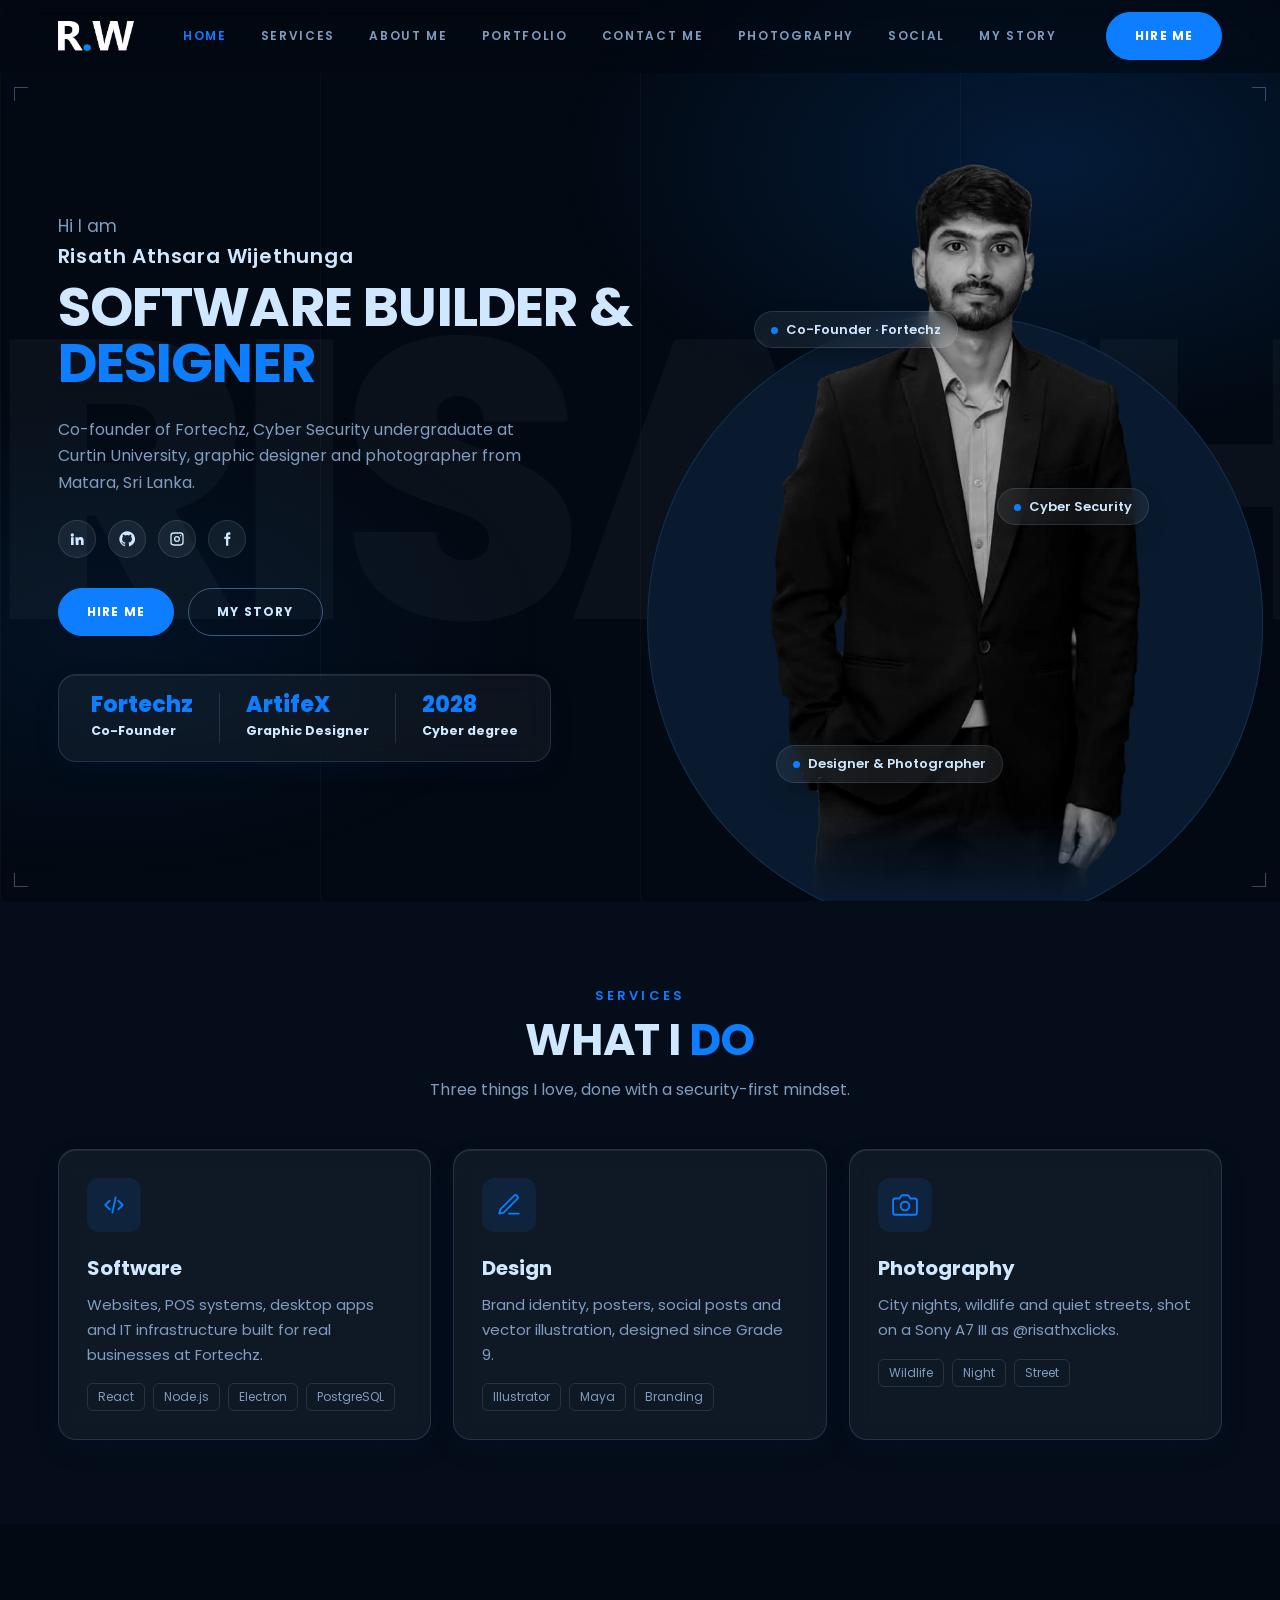
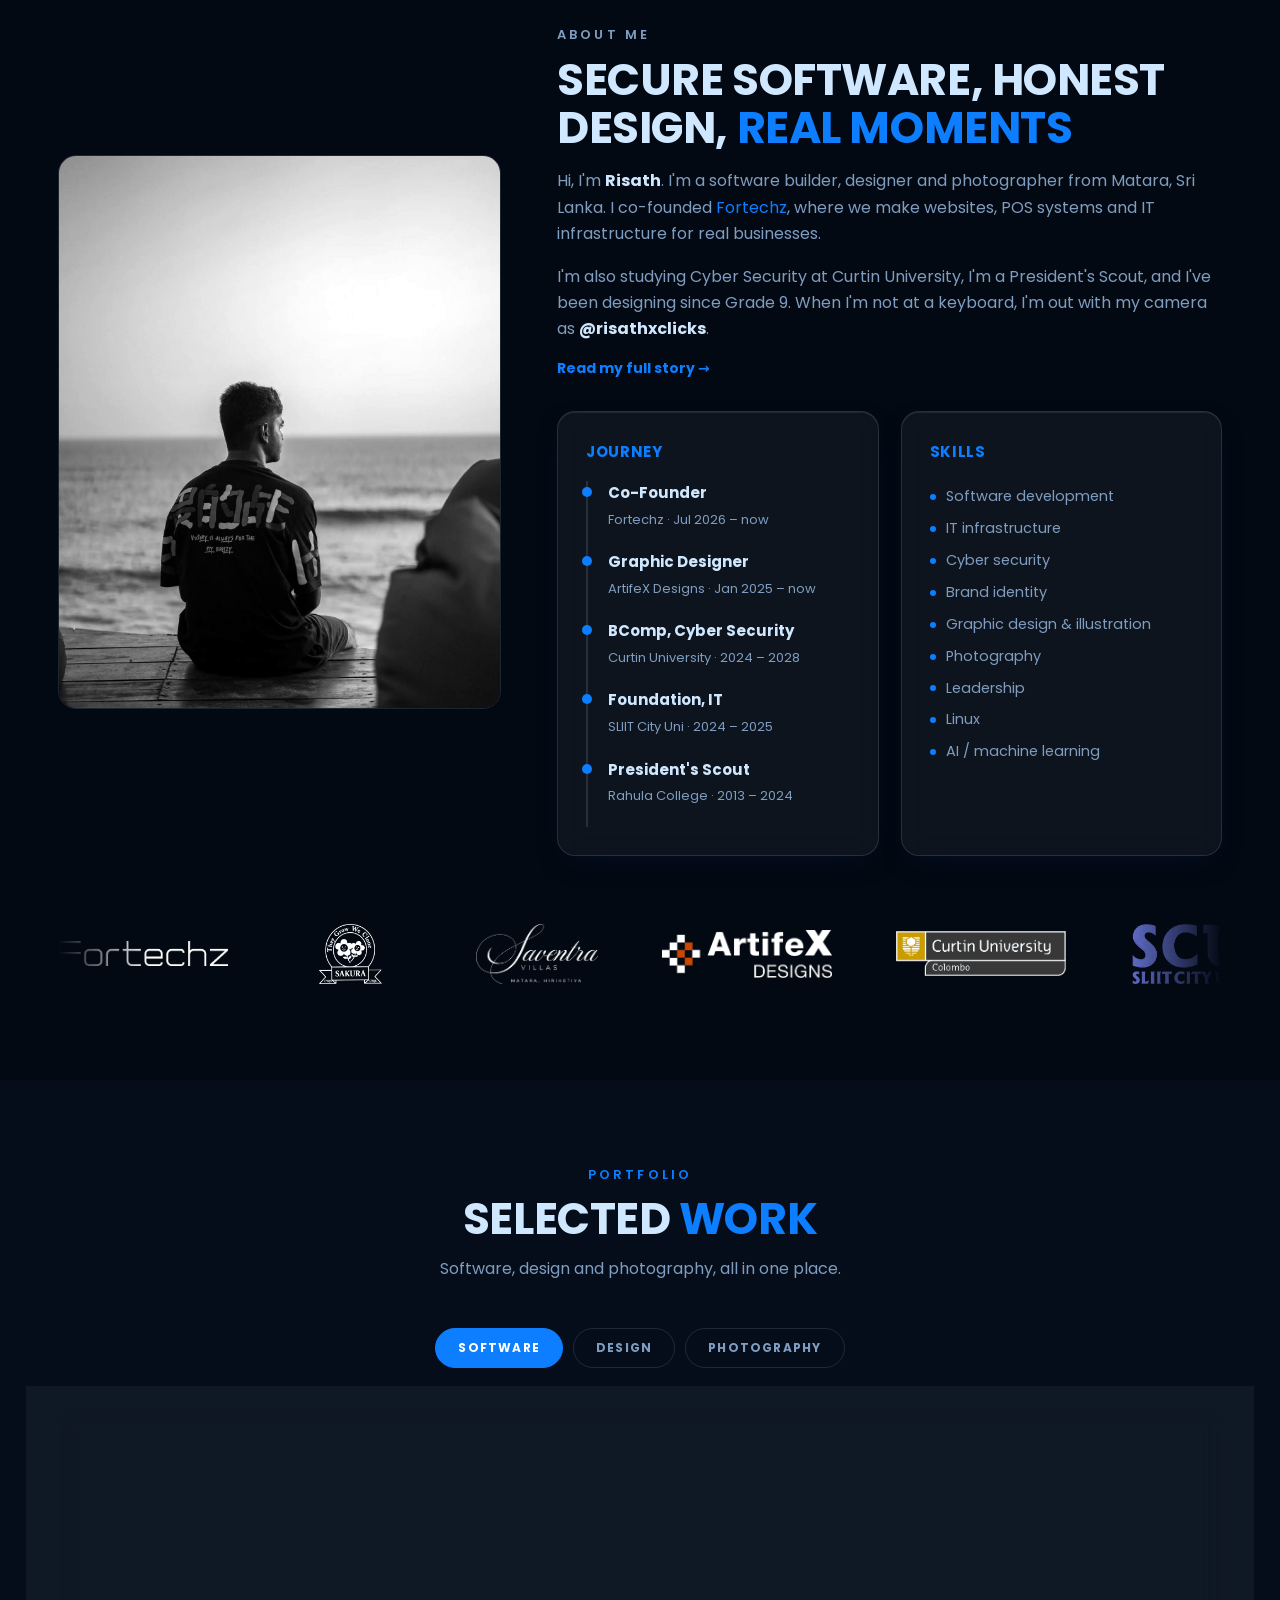
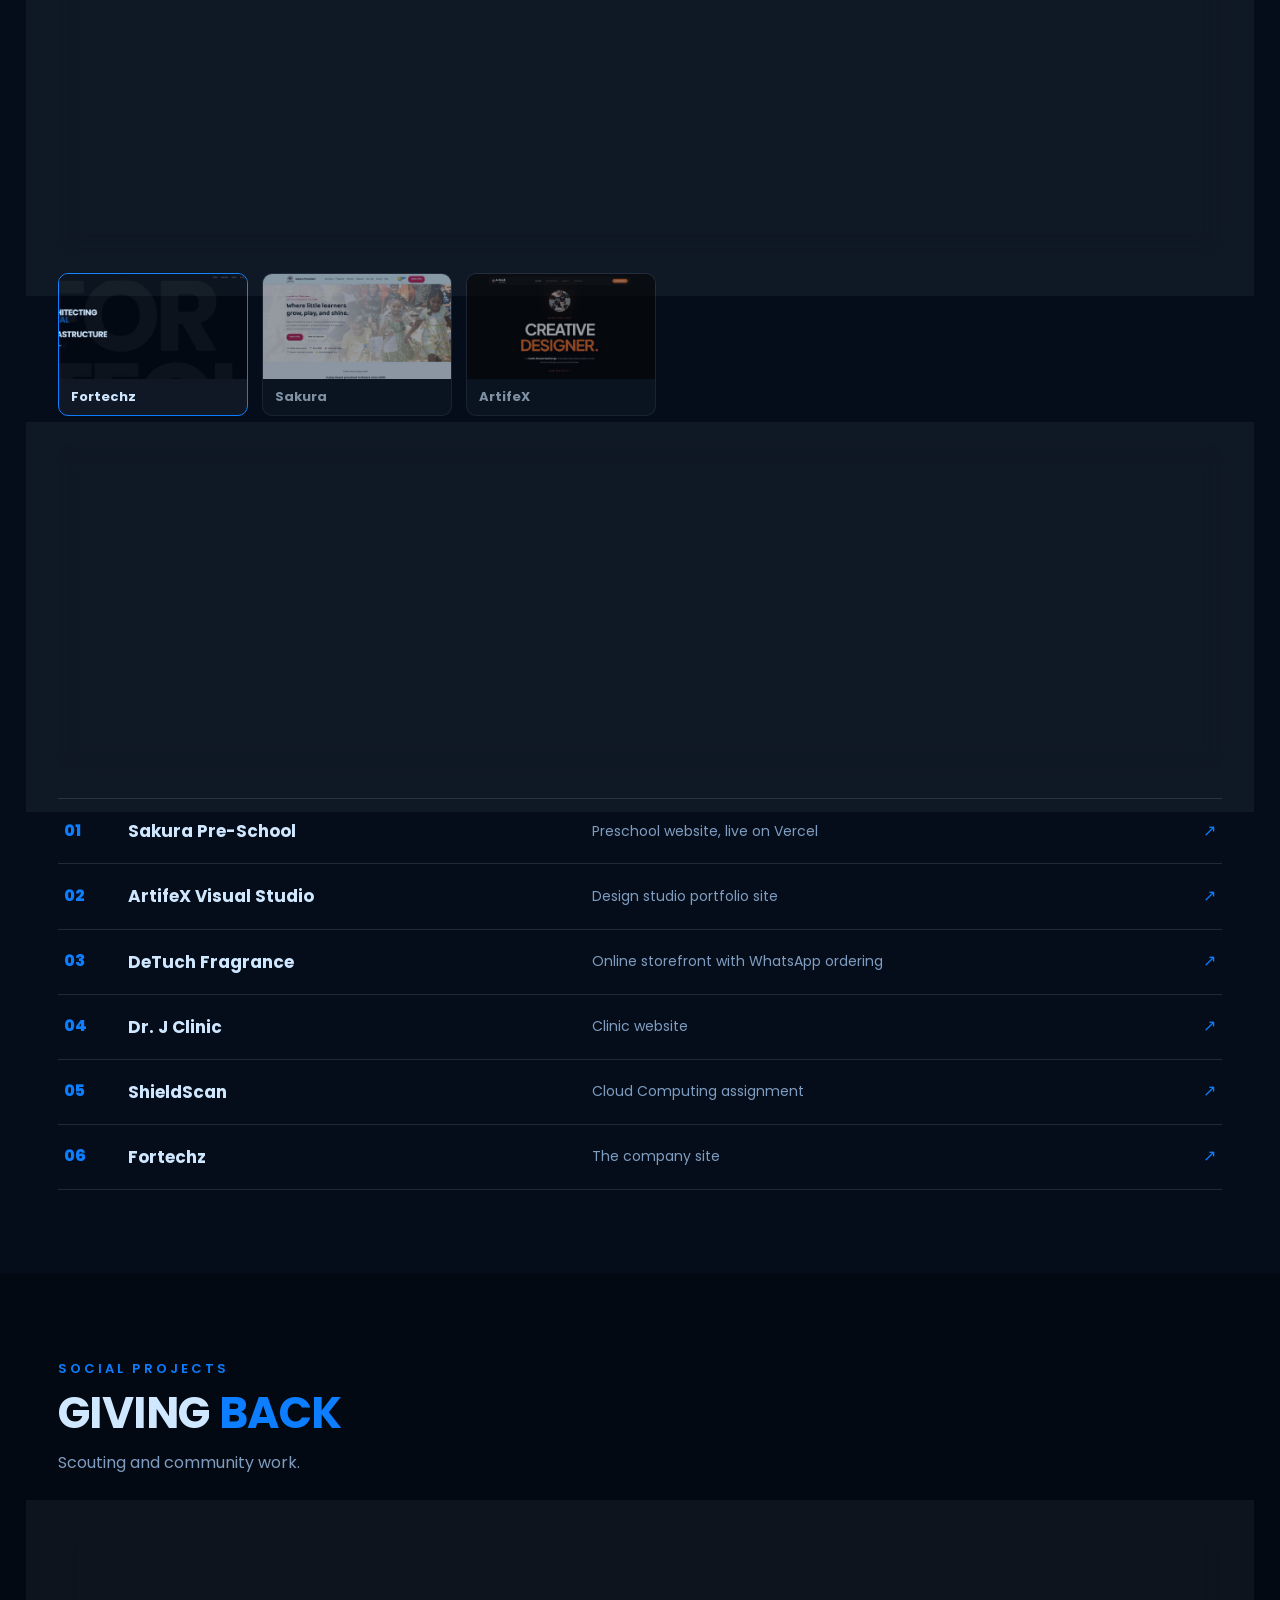
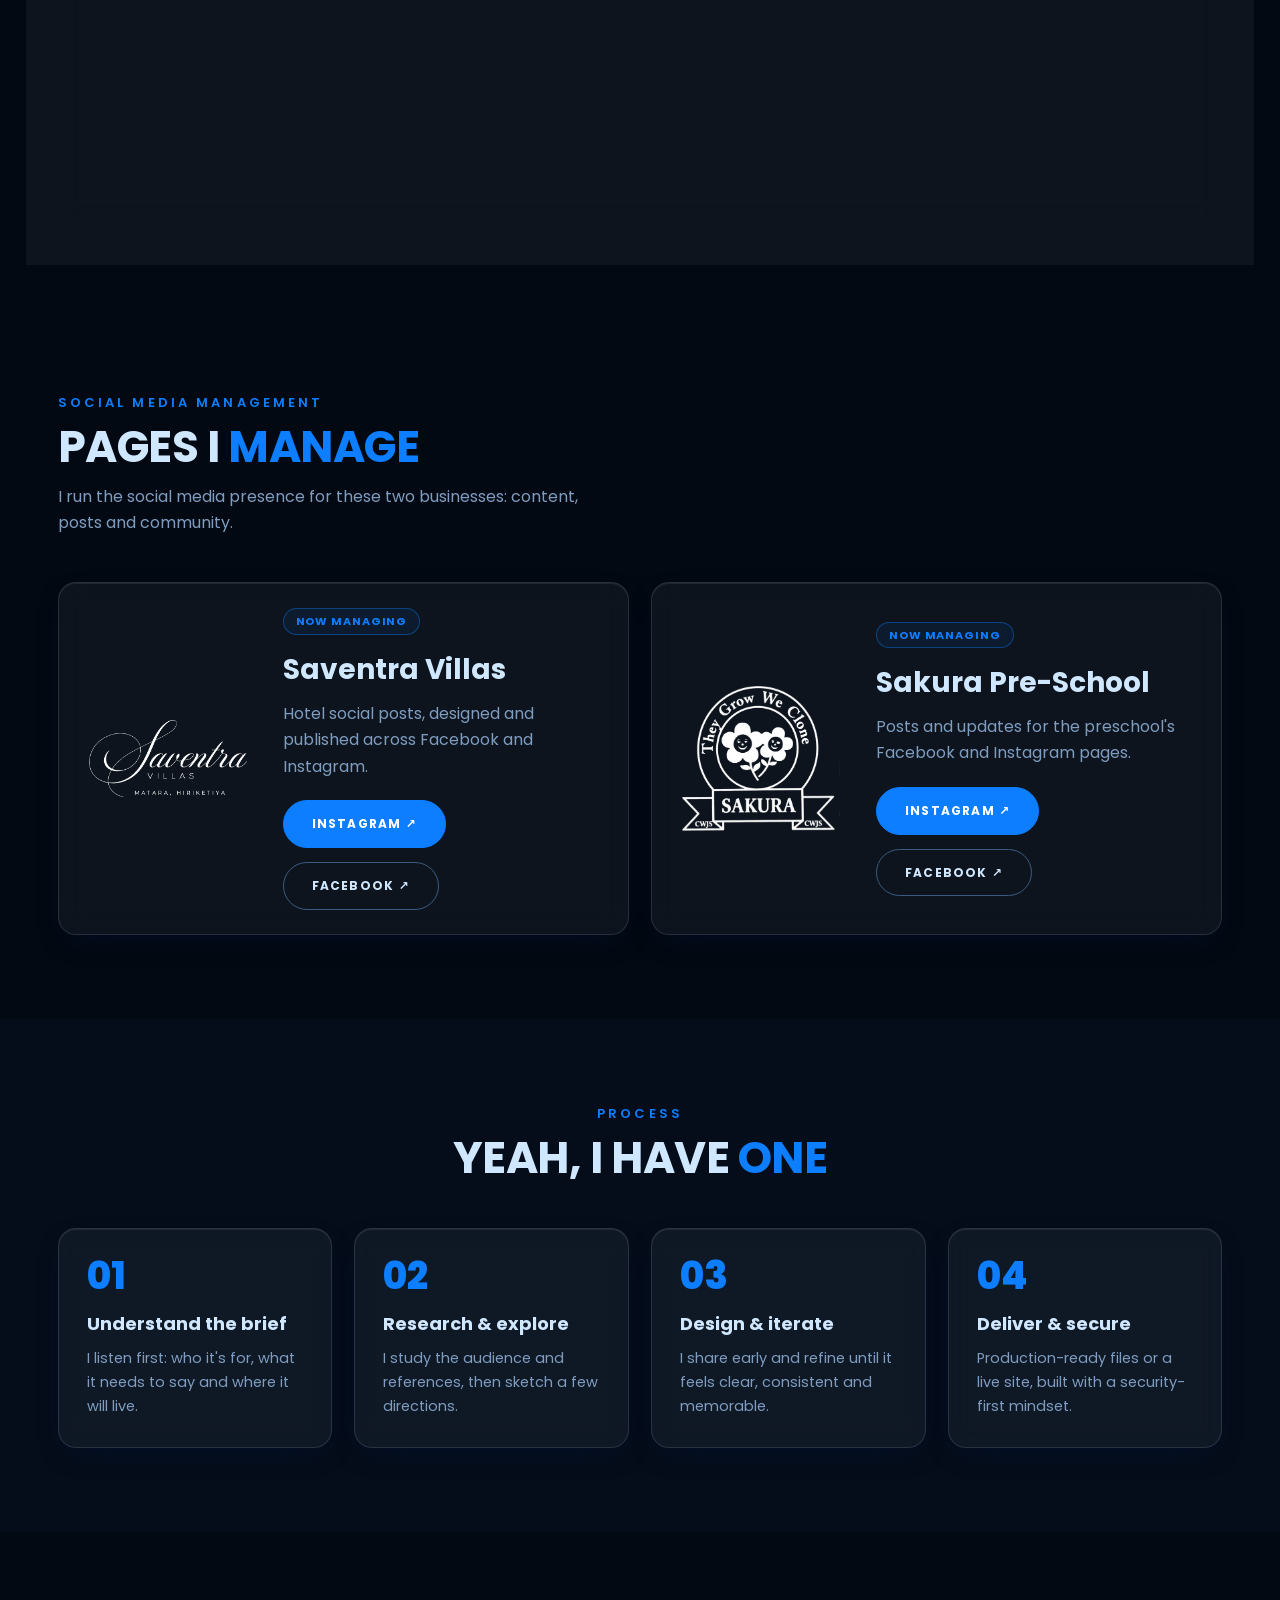
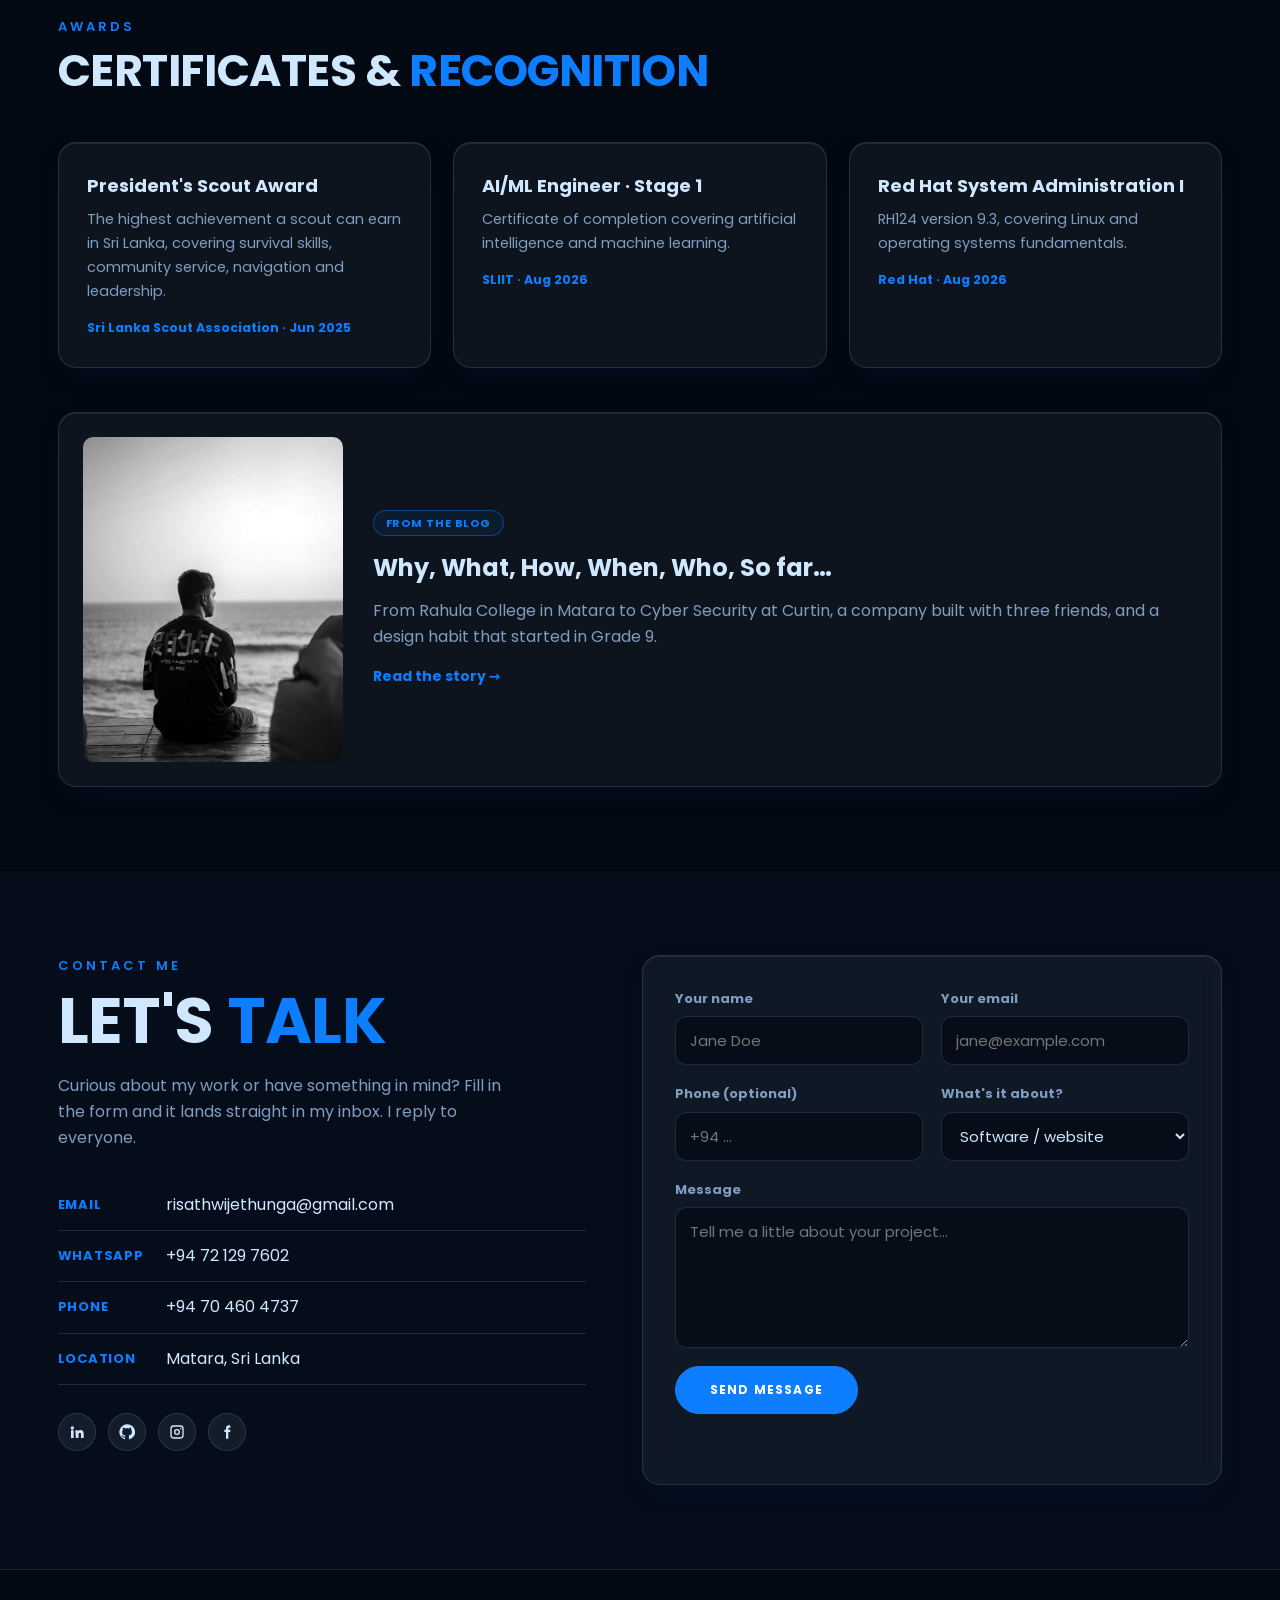
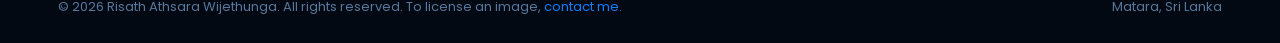
<file: index.html>
<!doctype html>
<html lang="en"><head><meta charset="utf-8"><meta name="viewport" content="width=device-width,initial-scale=1">
<title>Risath Athsara Wijethunga | Portfolio 2026</title>
<meta name="description" content="Risath Athsara Wijethunga is the co-founder of Fortechz, a Cyber Security undergraduate at Curtin University, graphic designer and photographer from Sri Lanka.">
<meta name="author" content="Risath Athsara Wijethunga">
<meta name="theme-color" content="#030912">
<link rel="icon" href="favicon.ico" sizes="any"><link rel="icon" type="image/svg+xml" href="assets/brand/favicon.svg">
<link rel="apple-touch-icon" sizes="180x180" href="assets/brand/apple-touch-icon.png"><link rel="manifest" href="site.webmanifest">
<meta property="og:type" content="website"><meta property="og:title" content="Risath Athsara Wijethunga | Portfolio 2026">
<meta property="og:description" content="Software, design and photography from Sri Lanka."><link rel="preconnect" href="https://fonts.googleapis.com"><link rel="preconnect" href="https://fonts.gstatic.com" crossorigin>
<link href="https://fonts.googleapis.com/css2?family=Poppins:wght@400;500;600;700;800&display=swap" rel="stylesheet">
<meta name="robots" content="index, follow, max-image-preview:large">
<meta property="og:site_name" content="Risath Athsara Wijethunga"><meta property="og:locale" content="en_US">
<meta name="twitter:card" content="summary_large_image"><meta name="twitter:title" content="Risath Athsara Wijethunga | Portfolio 2026"><meta name="twitter:description" content="Software, design and photography from Sri Lanka. Co-founder of Fortechz.">
<link rel="stylesheet" href="main.css?v=10">
<!-- seo:start (generated by build-seo.py, do not edit by hand) -->
<link rel="canonical" href="https://risathw.github.io/risathw-portfolio/">
<meta property="og:url" content="https://risathw.github.io/risathw-portfolio/">
<meta property="og:image" content="https://risathw.github.io/risathw-portfolio/assets/brand/og-image.png">
<meta property="og:image:secure_url" content="https://risathw.github.io/risathw-portfolio/assets/brand/og-image.png">
<meta property="og:image:width" content="1200">
<meta property="og:image:height" content="630">
<meta property="og:image:alt" content="Risath Athsara Wijethunga, co-founder of Fortechz">
<meta name="twitter:image" content="https://risathw.github.io/risathw-portfolio/assets/brand/og-image.png">
<script type="application/ld+json">{
 "@context": "https://schema.org",
 "@graph": [
  {
   "@type": "WebSite",
   "@id": "https://risathw.github.io/risathw-portfolio/#website",
   "url": "https://risathw.github.io/risathw-portfolio/",
   "name": "Risath Athsara Wijethunga",
   "description": "Risath Athsara Wijethunga is the co-founder of Fortechz, a Cyber Security undergraduate at Curtin University, graphic designer and photographer from Sri Lanka.",
   "inLanguage": "en",
   "publisher": {
    "@id": "https://risathw.github.io/risathw-portfolio/#risath"
   }
  },
  {
   "@type": "ProfilePage",
   "@id": "https://risathw.github.io/risathw-portfolio/#profile",
   "url": "https://risathw.github.io/risathw-portfolio/",
   "name": "Risath Athsara Wijethunga | Co-Founder of Fortechz",
   "isPartOf": {
    "@id": "https://risathw.github.io/risathw-portfolio/#website"
   },
   "mainEntity": {
    "@id": "https://risathw.github.io/risathw-portfolio/#risath"
   },
   "dateModified": "2026-10-24",
   "primaryImageOfPage": {
    "@type": "ImageObject",
    "url": "https://risathw.github.io/risathw-portfolio/assets/brand/og-image.png",
    "width": 1200,
    "height": 630
   }
  },
  {
   "@type": "Person",
   "@id": "https://risathw.github.io/risathw-portfolio/#risath",
   "name": "Risath Athsara Wijethunga",
   "alternateName": [
    "Risath Wijethunga",
    "R.W",
    "risathxclicks"
   ],
   "jobTitle": "Co-Founder of Fortechz",
   "description": "Risath Athsara Wijethunga is the co-founder of Fortechz, a Cyber Security undergraduate at Curtin University, graphic designer and photographer from Sri Lanka.",
   "url": "https://risathw.github.io/risathw-portfolio/",
   "image": "https://risathw.github.io/risathw-portfolio/assets/brand/og-image.png",
   "email": "mailto:risathwijethunga@gmail.com",
   "telephone": "+94704604737",
   "address": {
    "@type": "PostalAddress",
    "addressLocality": "Matara",
    "addressRegion": "Southern Province",
    "addressCountry": "LK"
   },
   "worksFor": {
    "@id": "https://risathw.github.io/risathw-portfolio/#fortechz"
   },
   "alumniOf": [
    {
     "@type": "CollegeOrUniversity",
     "name": "Curtin University"
    },
    {
     "@type": "CollegeOrUniversity",
     "name": "SLIIT City Uni"
    },
    {
     "@type": "School",
     "name": "Rahula College Matara"
    }
   ],
   "hasCredential": [
    {
     "@type": "EducationalOccupationalCredential",
     "name": "President's Scout Award",
     "recognizedBy": {
      "@type": "Organization",
      "name": "Sri Lanka Scout Association"
     }
    },
    {
     "@type": "EducationalOccupationalCredential",
     "name": "AI/ML Engineer - Stage 1",
     "recognizedBy": {
      "@type": "Organization",
      "name": "SLIIT"
     }
    },
    {
     "@type": "EducationalOccupationalCredential",
     "name": "Red Hat System Administration I (RH124)",
     "recognizedBy": {
      "@type": "Organization",
      "name": "Red Hat"
     }
    }
   ],
   "knowsAbout": [
    "Software development",
    "Digital infrastructure",
    "IT infrastructure management",
    "Cyber security",
    "Linux",
    "Java",
    "JavaScript",
    "React",
    "Node.js",
    "PostgreSQL",
    "Graphic design",
    "Brand identity",
    "Photography"
   ],
   "sameAs": [
    "https://www.linkedin.com/in/risath-athsara-wijethunga-007844340/",
    "https://github.com/RisathW",
    "https://www.instagram.com/risathxclicks/",
    "https://www.instagram.com/itz.r1sath",
    "https://www.facebook.com/profile.php?id=100069518536727",
    "https://fortechz.com/",
    "https://risathw.github.io/artifex.github.io/"
   ]
  },
  {
   "@type": "Organization",
   "@id": "https://risathw.github.io/risathw-portfolio/#fortechz",
   "name": "Fortechz",
   "url": "https://fortechz.com/",
   "description": "Architecting elite digital infrastructure: software, websites and POS systems.",
   "founder": {
    "@id": "https://risathw.github.io/risathw-portfolio/#risath"
   },
   "logo": "https://risathw.github.io/risathw-portfolio/assets/logos/ondark/fortechz.png"
  },
  {
   "@type": "ItemList",
   "name": "Projects built at Fortechz",
   "itemListElement": [
    {
     "@type": "ListItem",
     "position": 1,
     "item": {
      "@type": "SoftwareApplication",
      "name": "POS System",
      "description": "Point of sale system with checkout, stock control, staff and shift management and reports, as a Windows desktop app that also works on phones and tablets.",
      "applicationCategory": "BusinessApplication",
      "operatingSystem": "Windows",
      "creator": {
       "@id": "https://risathw.github.io/risathw-portfolio/#fortechz"
      }
     }
    },
    {
     "@type": "ListItem",
     "position": 2,
     "item": {
      "@type": "WebSite",
      "name": "Sakura Pre-School",
      "url": "https://sakura-pre-school.vercel.app/",
      "description": "Website for a play-based preschool in Matara, Sri Lanka.",
      "creator": {
       "@id": "https://risathw.github.io/risathw-portfolio/#fortechz"
      }
     }
    },
    {
     "@type": "ListItem",
     "position": 3,
     "item": {
      "@type": "WebSite",
      "name": "ArtifeX Designs",
      "url": "https://risathw.github.io/artifex.github.io/",
      "description": "Graphic design studio portfolio website.",
      "creator": {
       "@id": "https://risathw.github.io/risathw-portfolio/#fortechz"
      }
     }
    },
    {
     "@type": "ListItem",
     "position": 4,
     "item": {
      "@type": "WebSite",
      "name": "DeTuch Fragrance",
      "url": "https://risathw.github.io/DeTuch_Fragrance/",
      "description": "Online fragrance storefront with WhatsApp ordering.",
      "creator": {
       "@id": "https://risathw.github.io/risathw-portfolio/#fortechz"
      }
     }
    }
   ]
  },
  {
   "@type": "ImageGallery",
   "name": "Visual portfolio: graphic design by Risath Athsara Wijethunga",
   "creator": {
    "@id": "https://risathw.github.io/risathw-portfolio/#risath"
   },
   "image": [
    {
     "@type": "ImageObject",
     "contentUrl": "https://risathw.github.io/risathw-portfolio/assets/work/kuweni.jpg",
     "name": "Kuweni The Musical",
     "caption": "Kuweni The Musical",
     "creator": {
      "@id": "https://risathw.github.io/risathw-portfolio/#risath"
     },
     "creditText": "Risath Athsara Wijethunga",
     "copyrightNotice": "© 2026 Risath Athsara Wijethunga. All rights reserved.",
     "license": "https://risathw.github.io/risathw-portfolio/index.html#license",
     "acquireLicensePage": "https://risathw.github.io/risathw-portfolio/index.html#contact"
    },
    {
     "@type": "ImageObject",
     "contentUrl": "https://risathw.github.io/risathw-portfolio/assets/work/lewis-hamilton.jpg",
     "name": "Lewis Hamilton · Ferrari",
     "caption": "Lewis Hamilton · Ferrari",
     "creator": {
      "@id": "https://risathw.github.io/risathw-portfolio/#risath"
     },
     "creditText": "Risath Athsara Wijethunga",
     "copyrightNotice": "© 2026 Risath Athsara Wijethunga. All rights reserved.",
     "license": "https://risathw.github.io/risathw-portfolio/index.html#license",
     "acquireLicensePage": "https://risathw.github.io/risathw-portfolio/index.html#contact"
    },
    {
     "@type": "ImageObject",
     "contentUrl": "https://risathw.github.io/risathw-portfolio/assets/work/saventra-stay.jpg",
     "name": "Saventra Villas · Stay With Us",
     "caption": "Saventra Villas · Stay With Us",
     "creator": {
      "@id": "https://risathw.github.io/risathw-portfolio/#risath"
     },
     "creditText": "Risath Athsara Wijethunga",
     "copyrightNotice": "© 2026 Risath Athsara Wijethunga. All rights reserved.",
     "license": "https://risathw.github.io/risathw-portfolio/index.html#license",
     "acquireLicensePage": "https://risathw.github.io/risathw-portfolio/index.html#contact"
    },
    {
     "@type": "ImageObject",
     "contentUrl": "https://risathw.github.io/risathw-portfolio/assets/work/travel-destination-banner.jpg",
     "name": "Travel Destination",
     "caption": "Travel Destination",
     "creator": {
      "@id": "https://risathw.github.io/risathw-portfolio/#risath"
     },
     "creditText": "Risath Athsara Wijethunga",
     "copyrightNotice": "© 2026 Risath Athsara Wijethunga. All rights reserved.",
     "license": "https://risathw.github.io/risathw-portfolio/index.html#license",
     "acquireLicensePage": "https://risathw.github.io/risathw-portfolio/index.html#contact"
    },
    {
     "@type": "ImageObject",
     "contentUrl": "https://risathw.github.io/risathw-portfolio/assets/work/rahula-scout-jamboree.jpg",
     "name": "Rahula Scout Contingent",
     "caption": "Rahula Scout Contingent",
     "creator": {
      "@id": "https://risathw.github.io/risathw-portfolio/#risath"
     },
     "creditText": "Risath Athsara Wijethunga",
     "copyrightNotice": "© 2026 Risath Athsara Wijethunga. All rights reserved.",
     "license": "https://risathw.github.io/risathw-portfolio/index.html#license",
     "acquireLicensePage": "https://risathw.github.io/risathw-portfolio/index.html#contact"
    },
    {
     "@type": "ImageObject",
     "contentUrl": "https://risathw.github.io/risathw-portfolio/assets/work/maduranga-dance-academy.jpg",
     "name": "Maduranga Dance Academy",
     "caption": "Maduranga Dance Academy",
     "creator": {
      "@id": "https://risathw.github.io/risathw-portfolio/#risath"
     },
     "creditText": "Risath Athsara Wijethunga",
     "copyrightNotice": "© 2026 Risath Athsara Wijethunga. All rights reserved.",
     "license": "https://risathw.github.io/risathw-portfolio/index.html#license",
     "acquireLicensePage": "https://risathw.github.io/risathw-portfolio/index.html#contact"
    },
    {
     "@type": "ImageObject",
     "contentUrl": "https://risathw.github.io/risathw-portfolio/assets/work/saventra-home.jpg",
     "name": "Saventra Villas · Feel At Home",
     "caption": "Saventra Villas · Feel At Home",
     "creator": {
      "@id": "https://risathw.github.io/risathw-portfolio/#risath"
     },
     "creditText": "Risath Athsara Wijethunga",
     "copyrightNotice": "© 2026 Risath Athsara Wijethunga. All rights reserved.",
     "license": "https://risathw.github.io/risathw-portfolio/index.html#license",
     "acquireLicensePage": "https://risathw.github.io/risathw-portfolio/index.html#contact"
    },
    {
     "@type": "ImageObject",
     "contentUrl": "https://risathw.github.io/risathw-portfolio/assets/work/supra.jpg",
     "name": "Supra MK4",
     "caption": "Supra MK4",
     "creator": {
      "@id": "https://risathw.github.io/risathw-portfolio/#risath"
     },
     "creditText": "Risath Athsara Wijethunga",
     "copyrightNotice": "© 2026 Risath Athsara Wijethunga. All rights reserved.",
     "license": "https://risathw.github.io/risathw-portfolio/index.html#license",
     "acquireLicensePage": "https://risathw.github.io/risathw-portfolio/index.html#contact"
    },
    {
     "@type": "ImageObject",
     "contentUrl": "https://risathw.github.io/risathw-portfolio/assets/work/rahula-band-certificate.jpg",
     "name": "Rahula Western Band",
     "caption": "Rahula Western Band",
     "creator": {
      "@id": "https://risathw.github.io/risathw-portfolio/#risath"
     },
     "creditText": "Risath Athsara Wijethunga",
     "copyrightNotice": "© 2026 Risath Athsara Wijethunga. All rights reserved.",
     "license": "https://risathw.github.io/risathw-portfolio/index.html#license",
     "acquireLicensePage": "https://risathw.github.io/risathw-portfolio/index.html#contact"
    },
    {
     "@type": "ImageObject",
     "contentUrl": "https://risathw.github.io/risathw-portfolio/assets/work/dilshan.jpg",
     "name": "Dilshan Abeygunawardana",
     "caption": "Dilshan Abeygunawardana",
     "creator": {
      "@id": "https://risathw.github.io/risathw-portfolio/#risath"
     },
     "creditText": "Risath Athsara Wijethunga",
     "copyrightNotice": "© 2026 Risath Athsara Wijethunga. All rights reserved.",
     "license": "https://risathw.github.io/risathw-portfolio/index.html#license",
     "acquireLicensePage": "https://risathw.github.io/risathw-portfolio/index.html#contact"
    },
    {
     "@type": "ImageObject",
     "contentUrl": "https://risathw.github.io/risathw-portfolio/assets/work/illustrator-art.jpg",
     "name": "Illustrator Art",
     "caption": "Illustrator Art",
     "creator": {
      "@id": "https://risathw.github.io/risathw-portfolio/#risath"
     },
     "creditText": "Risath Athsara Wijethunga",
     "copyrightNotice": "© 2026 Risath Athsara Wijethunga. All rights reserved.",
     "license": "https://risathw.github.io/risathw-portfolio/index.html#license",
     "acquireLicensePage": "https://risathw.github.io/risathw-portfolio/index.html#contact"
    }
   ]
  },
  {
   "@type": "ImageGallery",
   "name": "Photography by @risathxclicks",
   "creator": {
    "@id": "https://risathw.github.io/risathw-portfolio/#risath"
   },
   "image": [
    {
     "@type": "ImageObject",
     "contentUrl": "https://risathw.github.io/risathw-portfolio/assets/photography/dsc03773.jpg",
     "name": "Jeep safari",
     "caption": "Jeep safari",
     "creator": {
      "@id": "https://risathw.github.io/risathw-portfolio/#risath"
     },
     "creditText": "Risath Athsara Wijethunga",
     "copyrightNotice": "© 2026 Risath Athsara Wijethunga. All rights reserved.",
     "license": "https://risathw.github.io/risathw-portfolio/index.html#license",
     "acquireLicensePage": "https://risathw.github.io/risathw-portfolio/index.html#contact"
    },
    {
     "@type": "ImageObject",
     "contentUrl": "https://risathw.github.io/risathw-portfolio/assets/photography/dsc03840.jpg",
     "name": "Gentle giant",
     "caption": "Gentle giant",
     "creator": {
      "@id": "https://risathw.github.io/risathw-portfolio/#risath"
     },
     "creditText": "Risath Athsara Wijethunga",
     "copyrightNotice": "© 2026 Risath Athsara Wijethunga. All rights reserved.",
     "license": "https://risathw.github.io/risathw-portfolio/index.html#license",
     "acquireLicensePage": "https://risathw.github.io/risathw-portfolio/index.html#contact"
    },
    {
     "@type": "ImageObject",
     "contentUrl": "https://risathw.github.io/risathw-portfolio/assets/photography/dsc03472.jpg",
     "name": "Night market",
     "caption": "Night market",
     "creator": {
      "@id": "https://risathw.github.io/risathw-portfolio/#risath"
     },
     "creditText": "Risath Athsara Wijethunga",
     "copyrightNotice": "© 2026 Risath Athsara Wijethunga. All rights reserved.",
     "license": "https://risathw.github.io/risathw-portfolio/index.html#license",
     "acquireLicensePage": "https://risathw.github.io/risathw-portfolio/index.html#contact"
    },
    {
     "@type": "ImageObject",
     "contentUrl": "https://risathw.github.io/risathw-portfolio/assets/photography/dsc03599.jpg",
     "name": "Vesak lanterns",
     "caption": "Vesak lanterns",
     "creator": {
      "@id": "https://risathw.github.io/risathw-portfolio/#risath"
     },
     "creditText": "Risath Athsara Wijethunga",
     "copyrightNotice": "© 2026 Risath Athsara Wijethunga. All rights reserved.",
     "license": "https://risathw.github.io/risathw-portfolio/index.html#license",
     "acquireLicensePage": "https://risathw.github.io/risathw-portfolio/index.html#contact"
    },
    {
     "@type": "ImageObject",
     "contentUrl": "https://risathw.github.io/risathw-portfolio/assets/photography/dsc03462.jpg",
     "name": "Promenade lights",
     "caption": "Promenade lights",
     "creator": {
      "@id": "https://risathw.github.io/risathw-portfolio/#risath"
     },
     "creditText": "Risath Athsara Wijethunga",
     "copyrightNotice": "© 2026 Risath Athsara Wijethunga. All rights reserved.",
     "license": "https://risathw.github.io/risathw-portfolio/index.html#license",
     "acquireLicensePage": "https://risathw.github.io/risathw-portfolio/index.html#contact"
    },
    {
     "@type": "ImageObject",
     "contentUrl": "https://risathw.github.io/risathw-portfolio/assets/photography/dsc03439.jpg",
     "name": "Street at dusk",
     "caption": "Street at dusk",
     "creator": {
      "@id": "https://risathw.github.io/risathw-portfolio/#risath"
     },
     "creditText": "Risath Athsara Wijethunga",
     "copyrightNotice": "© 2026 Risath Athsara Wijethunga. All rights reserved.",
     "license": "https://risathw.github.io/risathw-portfolio/index.html#license",
     "acquireLicensePage": "https://risathw.github.io/risathw-portfolio/index.html#contact"
    },
    {
     "@type": "ImageObject",
     "contentUrl": "https://risathw.github.io/risathw-portfolio/assets/photography/dsc03443.jpg",
     "name": "Evening ride by the sea",
     "caption": "Evening ride by the sea",
     "creator": {
      "@id": "https://risathw.github.io/risathw-portfolio/#risath"
     },
     "creditText": "Risath Athsara Wijethunga",
     "copyrightNotice": "© 2026 Risath Athsara Wijethunga. All rights reserved.",
     "license": "https://risathw.github.io/risathw-portfolio/index.html#license",
     "acquireLicensePage": "https://risathw.github.io/risathw-portfolio/index.html#contact"
    },
    {
     "@type": "ImageObject",
     "contentUrl": "https://risathw.github.io/risathw-portfolio/assets/photography/dsc03494.jpg",
     "name": "City after dark",
     "caption": "City after dark",
     "creator": {
      "@id": "https://risathw.github.io/risathw-portfolio/#risath"
     },
     "creditText": "Risath Athsara Wijethunga",
     "copyrightNotice": "© 2026 Risath Athsara Wijethunga. All rights reserved.",
     "license": "https://risathw.github.io/risathw-portfolio/index.html#license",
     "acquireLicensePage": "https://risathw.github.io/risathw-portfolio/index.html#contact"
    },
    {
     "@type": "ImageObject",
     "contentUrl": "https://risathw.github.io/risathw-portfolio/assets/photography/dsc03630.jpg",
     "name": "Lantern glow",
     "caption": "Lantern glow",
     "creator": {
      "@id": "https://risathw.github.io/risathw-portfolio/#risath"
     },
     "creditText": "Risath Athsara Wijethunga",
     "copyrightNotice": "© 2026 Risath Athsara Wijethunga. All rights reserved.",
     "license": "https://risathw.github.io/risathw-portfolio/index.html#license",
     "acquireLicensePage": "https://risathw.github.io/risathw-portfolio/index.html#contact"
    },
    {
     "@type": "ImageObject",
     "contentUrl": "https://risathw.github.io/risathw-portfolio/assets/photography/dsc03860.jpg",
     "name": "Framing the lake",
     "caption": "Framing the lake",
     "creator": {
      "@id": "https://risathw.github.io/risathw-portfolio/#risath"
     },
     "creditText": "Risath Athsara Wijethunga",
     "copyrightNotice": "© 2026 Risath Athsara Wijethunga. All rights reserved.",
     "license": "https://risathw.github.io/risathw-portfolio/index.html#license",
     "acquireLicensePage": "https://risathw.github.io/risathw-portfolio/index.html#contact"
    }
   ]
  }
 ]
}</script>
<!-- seo:end -->
<style>.loader{display:none}.ld .loader{display:grid;position:fixed;inset:0;z-index:999;background:#030912;place-items:center;align-content:center;gap:22px}.loader img{height:54px;width:auto}.loader .bar{width:200px;height:2px;background:#13294a}.loader .bar i{display:block;height:100%;width:0;background:#0c7eff}.loader span{font:600 12px sans-serif;color:#58779c}.ld body{overflow:hidden}</style>
<script>try{if(!matchMedia("(prefers-reduced-motion:reduce)").matches)document.documentElement.classList.add("ld")}catch(e){}setTimeout(function(){document.documentElement.classList.remove("ld");var l=document.getElementById("loader");if(l)l.style.display="none"},5000);</script>
</head><body>
<div class="loader" id="loader" aria-hidden="true"><img src="assets/brand/logo-mark-blue.png" alt=""><div class="bar"><i></i></div><span id="pct">0</span></div>
<a class="skip" href="#services">Skip to content</a>
<header class="nav"><div class="wrap">
 <a href="index.html" class="logo" aria-label="Home"><img src="assets/brand/logo-mark-blue.png" alt="R.W"></a>
 <nav class="menu" id="menu" aria-label="Main"><a href="#home">Home</a><a href="#services">Services</a><a href="#about">About me</a><a href="#portfolio">Portfolio</a><a href="#contact">Contact me</a><a href="photography.html">Photography</a><a href="social.html">Social</a><a href="blog.html">My story</a></nav>
 <a class="btn" href="#contact">Hire Me</a>
 <button class="burger" id="burger" aria-label="Menu" aria-expanded="false"><i></i><i></i></button>
</div></header>

<main>
<section id="home" class="hero"><span class="ghostw" aria-hidden="true">RISATH</span><div class="wrap">
 <div>
  <p class="hi">Hi I am</p>
  <p class="name">Risath Athsara Wijethunga</p>
  <h1 class="role">Software Builder &amp; <span>Designer</span></h1>
  <p class="lead">Co-founder of Fortechz, Cyber Security undergraduate at Curtin University, graphic designer and photographer from Matara, Sri Lanka.</p>
  <div class="soc"><a href="https://www.linkedin.com/in/risath-athsara-wijethunga-007844340/" target="_blank" rel="noopener" aria-label="LinkedIn"><svg viewBox="0 0 24 24"><path d="M4.98 3.5a2.5 2.5 0 11-.02 5 2.5 2.5 0 01.02-5zM3 9.5h4V21H3zM9.5 9.5h3.8v1.6h.1c.5-1 1.8-2 3.8-2 4 0 4.8 2.6 4.8 6V21h-4v-5.1c0-1.2 0-2.8-1.7-2.8s-2 1.3-2 2.7V21h-4z"/></svg></a><a href="https://github.com/RisathW" target="_blank" rel="noopener" aria-label="GitHub"><svg viewBox="0 0 24 24"><path d="M12 .5a11.5 11.5 0 00-3.64 22.41c.58.1.79-.25.79-.56v-2c-3.2.7-3.88-1.37-3.88-1.37-.52-1.33-1.28-1.69-1.28-1.69-1.04-.71.08-.7.08-.7 1.15.08 1.76 1.19 1.76 1.19 1.03 1.76 2.7 1.25 3.35.96.1-.75.4-1.25.73-1.54-2.55-.29-5.24-1.28-5.24-5.68 0-1.25.45-2.28 1.19-3.08-.12-.29-.52-1.46.11-3.05 0 0 .97-.31 3.17 1.18a11 11 0 015.78 0c2.2-1.49 3.17-1.18 3.17-1.18.63 1.59.23 2.76.11 3.05.74.8 1.19 1.83 1.19 3.08 0 4.41-2.7 5.38-5.26 5.67.41.36.78 1.06.78 2.14v3.17c0 .31.21.67.8.56A11.5 11.5 0 0012 .5z"/></svg></a><a href="https://www.instagram.com/itz.r1sath" target="_blank" rel="noopener" aria-label="Instagram"><svg viewBox="0 0 24 24"><path d="M7 2h10a5 5 0 015 5v10a5 5 0 01-5 5H7a5 5 0 01-5-5V7a5 5 0 015-5zm0 2a3 3 0 00-3 3v10a3 3 0 003 3h10a3 3 0 003-3V7a3 3 0 00-3-3zm5 3.5A4.5 4.5 0 1112 16.5 4.5 4.5 0 0112 7.5zm0 2A2.5 2.5 0 1012 14.5 2.5 2.5 0 0012 9.5zM17.5 6a1 1 0 110 2 1 1 0 010-2z"/></svg></a><a href="https://www.facebook.com/profile.php?id=100069518536727" target="_blank" rel="noopener" aria-label="Facebook"><svg viewBox="0 0 24 24"><path d="M14 8.5V6.8c0-.8.2-1.3 1.4-1.3H17V2.2C16.7 2.2 15.7 2 14.6 2 12.2 2 10.5 3.5 10.5 6.2v2.3H8V12h2.5v10H14V12h2.7l.4-3.5z"/></svg></a></div>
  <div class="cta"><a class="btn" href="#contact">Hire Me</a><a class="btn line" href="blog.html">My Story</a></div>
  <div class="stats"><a href="https://fortechz.com/" target="_blank" rel="noopener"><b>Fortechz</b><span>Co-Founder</span></a><a href="https://risathw.github.io/artifex.github.io/" target="_blank" rel="noopener"><b>ArtifeX</b><span>Graphic Designer</span></a><div><b>2028</b><span>Cyber degree</span></div></div>
 </div>
 <div class="portrait">
  <img src="assets/images/photo-hero.png" alt="Risath Athsara Wijethunga">
  <span class="badge b1">Co-Founder · Fortechz</span><span class="badge b2">Cyber Security</span><span class="badge b3">Designer &amp; Photographer</span>
 </div>
</div></section>

<section id="services" class="alt"><div class="wrap">
 <div class="head mid rv"><p class="eyebrow">Services</p><h2 class="h2">What I <em>do</em></h2><p class="sub">Three things I love, done with a security-first mindset.</p></div>
 <div class="grid3">
  <article class="card svc hov rv"><span class="ico"><svg viewBox="0 0 24 24"><path d="M8 8l-4 4 4 4M16 8l4 4-4 4M13.5 5l-3 14"/></svg></span><h3>Software</h3><p>Websites, POS systems, desktop apps and IT infrastructure built for real businesses at Fortechz.</p><div class="chips"><span>React</span><span>Node.js</span><span>Electron</span><span>PostgreSQL</span></div></article>
  <article class="card svc hov rv"><span class="ico"><svg viewBox="0 0 24 24"><path d="M12 20h9"/><path d="M16.5 3.5a2.1 2.1 0 013 3L7 19l-4 1 1-4z"/></svg></span><h3>Design</h3><p>Brand identity, posters, social posts and vector illustration, designed since Grade 9.</p><div class="chips"><span>Illustrator</span><span>Maya</span><span>Branding</span></div></article>
  <article class="card svc hov rv"><span class="ico"><svg viewBox="0 0 24 24"><path d="M23 19a2 2 0 01-2 2H3a2 2 0 01-2-2V8a2 2 0 012-2h4l2-3h6l2 3h4a2 2 0 012 2z"/><circle cx="12" cy="13" r="4"/></svg></span><h3>Photography</h3><p>City nights, wildlife and quiet streets, shot on a Sony A7 III as @risathxclicks.</p><div class="chips"><span>Wildlife</span><span>Night</span><span>Street</span></div></article>
 </div>
</div></section>

<section id="about"><div class="wrap">
 <div class="about">
  <figure class="rv"><img src="assets/images/sunset-gray.jpg" alt="Risath looking out at the sea at sunset" loading="lazy"></figure>
  <div class="rv">
   <p class="eyebrow">About me</p><h2 class="h2">Secure software, honest design, <em>real moments</em></h2>
   <p>Hi, I'm <b>Risath</b>. I'm a software builder, designer and photographer from Matara, Sri Lanka. I co-founded <a href="https://fortechz.com/" target="_blank" rel="noopener">Fortechz</a>, where we make websites, POS systems and IT infrastructure for real businesses.</p>
   <p>I'm also studying Cyber Security at Curtin University, I'm a President's Scout, and I've been designing since Grade 9. When I'm not at a keyboard, I'm out with my camera as <b>@risathxclicks</b>.</p>
   <a class="more" href="blog.html">Read my full story →</a>
   <div class="two">
    <div class="card"><h4>JOURNEY</h4><ul class="tl">
     <li><b>Co-Founder</b><span>Fortechz · Jul 2026 – now</span></li>
     <li><b>Graphic Designer</b><span>ArtifeX Designs · Jan 2025 – now</span></li>
     <li><b>BComp, Cyber Security</b><span>Curtin University · 2024 – 2028</span></li>
     <li><b>Foundation, IT</b><span>SLIIT City Uni · 2024 – 2025</span></li>
     <li><b>President's Scout</b><span>Rahula College · 2013 – 2024</span></li></ul></div>
    <div class="card"><h4>SKILLS</h4><ul class="skl"><li>Software development</li><li>IT infrastructure</li><li>Cyber security</li><li>Brand identity</li><li>Graphic design &amp; illustration</li><li>Photography</li><li>Leadership</li><li>Linux</li><li>AI / machine learning</li></ul></div>
   </div>
  </div>
 </div>
 <div class="logos" aria-label="Worked with and studied at"><div class="track"><span class="lt"><img src="assets/logos/ondark/fortechz.png" alt="Fortechz"></span><span class="lt"><img src="assets/logos/ondark/sakura.png" alt="Sakura Pre-School"></span><span class="lt"><img src="assets/logos/ondark/saventra.png" alt="Saventra Villas"></span><span class="lt"><img src="assets/logos/ondark/artifex.png" alt="ArtifeX Designs"></span><span class="lt"><img src="assets/logos/ondark/curtin.png" alt="Curtin University"></span><span class="lt"><img src="assets/logos/ondark/scu.png" alt="SLIIT City Uni"></span><span class="lt"><img src="assets/logos/ondark/sliit.png" alt="SLIIT"></span><span class="lt"><img src="assets/logos/ondark/rahula.png" alt="Rahula College"></span><span class="lt"><img src="assets/logos/ondark/redhat.png" alt="Red Hat"></span><span class="lt"><img src="assets/logos/ondark/fortechz.png" aria-hidden="true" alt="Fortechz"></span><span class="lt"><img src="assets/logos/ondark/sakura.png" aria-hidden="true" alt="Sakura Pre-School"></span><span class="lt"><img src="assets/logos/ondark/saventra.png" aria-hidden="true" alt="Saventra Villas"></span><span class="lt"><img src="assets/logos/ondark/artifex.png" aria-hidden="true" alt="ArtifeX Designs"></span><span class="lt"><img src="assets/logos/ondark/curtin.png" aria-hidden="true" alt="Curtin University"></span><span class="lt"><img src="assets/logos/ondark/scu.png" aria-hidden="true" alt="SLIIT City Uni"></span><span class="lt"><img src="assets/logos/ondark/sliit.png" aria-hidden="true" alt="SLIIT"></span><span class="lt"><img src="assets/logos/ondark/rahula.png" aria-hidden="true" alt="Rahula College"></span><span class="lt"><img src="assets/logos/ondark/redhat.png" aria-hidden="true" alt="Red Hat"></span></div></div>
</div></section>

<section id="portfolio" class="alt"><div class="wrap">
 <div class="head mid rv"><p class="eyebrow">Portfolio</p><h2 class="h2">Selected <em>work</em></h2><p class="sub">Software, design and photography, all in one place.</p></div>
 <div class="tabs"><button class="on" data-t="t-sw">Software</button><button data-t="t-ds">Design</button><button data-t="t-ph">Photography</button></div>

 <div class="pane on" id="t-sw">
  <div class="card show">
   <div><span class="tagp" id="s-tag">Digital infrastructure</span><p id="s-text">Fortechz: architecting elite digital infrastructure, from software development to IT infrastructure management.</p><a class="more" id="s-link" href="https://fortechz.com/" target="_blank" rel="noopener">Visit Fortechz <i>↗</i></a></div>
   <div class="show-vis"><img id="s-img" src="assets/screenshots/fortechz.jpg" alt="Project screenshot"></div>
  </div>
  <div class="thumbs" id="thumbs">
   <button class="on" data-i="0"><img src="assets/screenshots/fortechz.jpg" alt=""><span>Fortechz</span></button>
   <button data-i="1"><img src="assets/screenshots/sakura.jpg" alt=""><span>Sakura</span></button>
   <button data-i="2"><img src="assets/screenshots/artifex.jpg" alt=""><span>ArtifeX</span></button>
  </div>
  <div class="card pos">
   <div><span class="tagp">Featured project</span><h3>POS System</h3>
    <p>A complete point of sale system: checkout, stock, reports and staff management. It runs as a Windows desktop app and also works on phones and tablets over the local Wi-Fi.</p>
    <div class="chips"><span>React</span><span>Electron</span><span>Node.js</span><span>PostgreSQL</span><span>Windows installer</span></div>
    <a class="more" href="https://fortechz.com/services/pos-systems/experience" target="_blank" rel="noopener">Visit the POS System ↗</a></div>
   <ul class="feat"><li><b>Fast checkout</b>Cash, card and split payments, held bills and receipts.</li><li><b>Stock control</b>Stock in, returns, wastage and low-stock alerts.</li><li><b>Staff &amp; shifts</b>Role-based access and end-of-day Z-reports.</li><li><b>Secure by design</b>Salted scrypt hashes and a tamper-evident audit trail.</li><li><b>Reports</b>Live dashboard for sales, profit and stock.</li><li><b>Any device</b>Phones and tablets join over the same Wi-Fi.</li></ul>
  </div>
  <div class="rows">
   <a href="https://sakura-pre-school.vercel.app/" target="_blank" rel="noopener"><i>01</i><b>Sakura Pre-School</b><span>Preschool website, live on Vercel</span><em>↗</em></a>
   <a href="https://risathw.github.io/artifex.github.io/" target="_blank" rel="noopener"><i>02</i><b>ArtifeX Visual Studio</b><span>Design studio portfolio site</span><em>↗</em></a>
   <a href="https://risathw.github.io/DeTuch_Fragrance/" target="_blank" rel="noopener"><i>03</i><b>DeTuch Fragrance</b><span>Online storefront with WhatsApp ordering</span><em>↗</em></a>
   <a href="https://github.com/RisathW/dr-j-clinic" target="_blank" rel="noopener"><i>04</i><b>Dr. J Clinic</b><span>Clinic website</span><em>↗</em></a>
   <a href="https://github.com/RisathW/ShieldScan" target="_blank" rel="noopener"><i>05</i><b>ShieldScan</b><span>Cloud Computing assignment</span><em>↗</em></a>
   <a href="https://fortechz.com/" target="_blank" rel="noopener"><i>06</i><b>Fortechz</b><span>The company site</span><em>↗</em></a>
  </div>
 </div>

 <div class="pane" id="t-ds"><div class="dgrid"><figure data-full="assets/work/kuweni.jpg"><img src="assets/work/kuweni.jpg" alt="Kuweni The Musical"><figcaption><b>Kuweni The Musical</b><span>Cover artwork</span></figcaption></figure><figure data-full="assets/work/lewis-hamilton.jpg"><img src="assets/work/lewis-hamilton.jpg" alt="Lewis Hamilton · Ferrari"><figcaption><b>Lewis Hamilton · Ferrari</b><span>Sports illustration</span></figcaption></figure><figure data-full="assets/work/saventra-stay.jpg"><img src="assets/work/saventra-stay.jpg" alt="Saventra Villas · Stay With Us"><figcaption><b>Saventra Villas · Stay With Us</b><span>Hotel social post</span></figcaption></figure><figure data-full="assets/work/travel-destination-banner.jpg"><img src="assets/work/travel-destination-banner.jpg" alt="Travel Destination"><figcaption><b>Travel Destination</b><span>Roll-up banner</span></figcaption></figure><figure data-full="assets/work/rahula-scout-jamboree.jpg"><img src="assets/work/rahula-scout-jamboree.jpg" alt="Rahula Scout Contingent"><figcaption><b>Rahula Scout Contingent</b><span>Asia-Pacific Jamboree poster</span></figcaption></figure><figure data-full="assets/work/maduranga-dance-academy.jpg"><img src="assets/work/maduranga-dance-academy.jpg" alt="Maduranga Dance Academy"><figcaption><b>Maduranga Dance Academy</b><span>CIDFA 2025 festival poster</span></figcaption></figure><figure data-full="assets/work/saventra-home.jpg"><img src="assets/work/saventra-home.jpg" alt="Saventra Villas · Feel At Home"><figcaption><b>Saventra Villas · Feel At Home</b><span>Hotel social post</span></figcaption></figure><figure data-full="assets/work/supra.jpg"><img src="assets/work/supra.jpg" alt="Supra MK4"><figcaption><b>Supra MK4</b><span>Automotive concept</span></figcaption></figure><figure data-full="assets/work/rahula-band-certificate.jpg"><img src="assets/work/rahula-band-certificate.jpg" alt="Rahula Western Band"><figcaption><b>Rahula Western Band</b><span>Certificate design</span></figcaption></figure><figure data-full="assets/work/dilshan.jpg"><img src="assets/work/dilshan.jpg" alt="Dilshan Abeygunawardana"><figcaption><b>Dilshan Abeygunawardana</b><span>Poster design</span></figcaption></figure><figure data-full="assets/work/illustrator-art.jpg"><img src="assets/work/illustrator-art.jpg" alt="Illustrator Art"><figcaption><b>Illustrator Art</b><span>Vector illustration</span></figcaption></figure></div></div>

 <div class="pane" id="t-ph">
  <div class="filters"><button class="on" data-f="all">All</button><button data-f="wildlife">Wildlife</button><button data-f="night">Night</button><button data-f="street">Street</button><button data-f="concept">Concept</button></div>
  <div class="pgrid"><figure data-cat="wildlife" data-full="assets/photography/dsc03773.jpg"><img src="assets/photography/dsc03773.jpg" alt="Jeep safari"><figcaption><b>Jeep safari</b></figcaption></figure><figure data-cat="wildlife" data-full="assets/photography/dsc03840.jpg"><img src="assets/photography/dsc03840.jpg" alt="Gentle giant"><figcaption><b>Gentle giant</b></figcaption></figure><figure data-cat="night" data-full="assets/photography/dsc03472.jpg"><img src="assets/photography/dsc03472.jpg" alt="Night market"><figcaption><b>Night market</b></figcaption></figure><figure data-cat="night" data-full="assets/photography/dsc03599.jpg"><img src="assets/photography/dsc03599.jpg" alt="Vesak lanterns"><figcaption><b>Vesak lanterns</b></figcaption></figure><figure data-cat="night" data-full="assets/photography/dsc03462.jpg"><img src="assets/photography/dsc03462.jpg" alt="Promenade lights"><figcaption><b>Promenade lights</b></figcaption></figure><figure data-cat="street" data-full="assets/photography/dsc03439.jpg"><img src="assets/photography/dsc03439.jpg" alt="Street at dusk"><figcaption><b>Street at dusk</b></figcaption></figure><figure data-cat="street" data-full="assets/photography/dsc03443.jpg"><img src="assets/photography/dsc03443.jpg" alt="Evening ride by the sea"><figcaption><b>Evening ride by the sea</b></figcaption></figure><figure data-cat="night" data-full="assets/photography/dsc03494.jpg"><img src="assets/photography/dsc03494.jpg" alt="City after dark"><figcaption><b>City after dark</b></figcaption></figure><figure data-cat="night" data-full="assets/photography/dsc03630.jpg"><img src="assets/photography/dsc03630.jpg" alt="Lantern glow"><figcaption><b>Lantern glow</b></figcaption></figure><figure data-cat="concept" data-full="assets/photography/dsc03860.jpg"><img src="assets/photography/dsc03860.jpg" alt="Framing the lake"><figcaption><b>Framing the lake</b></figcaption></figure></div>
  <p class="center"><a class="btn line" href="https://www.instagram.com/risathxclicks/" target="_blank" rel="noopener">Follow @risathxclicks ↗</a> <a class="btn" href="photography.html">Full gallery →</a> <a class="btn line" href="https://www.facebook.com/share/p/1DkJxBQKqQ/" target="_blank" rel="noopener">Facebook album &#8599;</a></p>
 </div>
</div></section>

<section id="social"><div class="wrap">
 <div class="head rv"><p class="eyebrow">Social projects</p><h2 class="h2">Giving <em>back</em></h2><p class="sub">Scouting and community work.</p></div>
 <a class="card teaser hov rv" href="social.html">
  <div class="imgs"><img src="assets/social/health-camp-pupils.jpg" alt="Pupils at the health camp" loading="lazy"><img src="assets/social/blood-donation-scouts.jpg" alt="Scouts after the blood donation camp" loading="lazy"><img src="assets/social/waren-heen-sare-concert.jpg" alt="Waren Heen Sare concert team" loading="lazy"></div>
  <div><p>A health camp for a Matara primary school, a blood donation camp with over 150 donors, a concert with the Leo Club of Rahula College, and representing Sri Lanka at the 19th National Jamboree.</p><span class="more">See all social projects →</span></div>
 </a>
</div></section>

<section id="social-media"><div class="wrap">
 <div class="head rv"><p class="eyebrow">Social media management</p><h2 class="h2">Pages I <em>manage</em></h2><p class="sub">I run the social media presence for these two businesses: content, posts and community.</p></div>
 <div class="grid2">
  <div class="card sm hov rv">
   <div class="brand"><img src="assets/logos/ondark/saventra.png" alt="Saventra Villas logo" loading="lazy"></div>
   <div><span class="tagp">Now managing</span><h3>Saventra Villas</h3><p>Hotel social posts, designed and published across Facebook and Instagram.</p>
    <div class="cta"><a class="btn" href="https://www.instagram.com/saventravillas/" target="_blank" rel="noopener">Instagram ↗</a><a class="btn line" href="https://www.facebook.com/profile.php?id=61594021330257" target="_blank" rel="noopener">Facebook ↗</a></div></div>
  </div>
  <div class="card sm hov rv">
   <div class="brand"><img src="assets/logos/ondark/sakura.png" alt="Sakura Pre-School logo" loading="lazy"></div>
   <div><span class="tagp">Now managing</span><h3>Sakura Pre-School</h3><p>Posts and updates for the preschool's Facebook and Instagram pages.</p>
    <div class="cta"><a class="btn" href="https://www.instagram.com/sakurapreschool._/" target="_blank" rel="noopener">Instagram ↗</a><a class="btn line" href="https://www.facebook.com/profile.php?id=61560372808466" target="_blank" rel="noopener">Facebook ↗</a></div></div>
  </div>
 </div>
</div></section>

<section id="process" class="alt"><div class="wrap">
 <div class="head mid rv"><p class="eyebrow">Process</p><h2 class="h2">Yeah, I have <em>one</em></h2></div>
 <div class="grid4">
  <article class="card step rv"><em>01</em><h3>Understand the brief</h3><p>I listen first: who it's for, what it needs to say and where it will live.</p></article>
  <article class="card step rv"><em>02</em><h3>Research &amp; explore</h3><p>I study the audience and references, then sketch a few directions.</p></article>
  <article class="card step rv"><em>03</em><h3>Design &amp; iterate</h3><p>I share early and refine until it feels clear, consistent and memorable.</p></article>
  <article class="card step rv"><em>04</em><h3>Deliver &amp; secure</h3><p>Production-ready files or a live site, built with a security-first mindset.</p></article>
 </div>
</div></section>

<section id="awards"><div class="wrap">
 <div class="head rv"><p class="eyebrow">Awards</p><h2 class="h2">Certificates &amp; <em>recognition</em></h2></div>
 <div class="grid3">
  <article class="card award hov rv"><h3>President's Scout Award</h3><p>The highest achievement a scout can earn in Sri Lanka, covering survival skills, community service, navigation and leadership.</p><small>Sri Lanka Scout Association · Jun 2025</small></article>
  <article class="card award hov rv"><h3>AI/ML Engineer · Stage 1</h3><p>Certificate of completion covering artificial intelligence and machine learning.</p><small>SLIIT · Aug 2026</small></article>
  <article class="card award hov rv"><h3>Red Hat System Administration I</h3><p>RH124 version 9.3, covering Linux and operating systems fundamentals.</p><small>Red Hat · Aug 2026</small></article>
 </div>
 <a class="card story hov rv" href="blog.html" style="margin-top:44px"><img src="assets/images/sunset-gray.jpg" alt="" loading="lazy"><div><span class="tagp">From the blog</span><h3>Why, What, How, When, Who, So far…</h3><p>From Rahula College in Matara to Cyber Security at Curtin, a company built with three friends, and a design habit that started in Grade 9.</p><span class="more">Read the story →</span></div></a>
</div></section>

<section id="contact" class="alt contact"><div class="wrap">
 <div class="cgrid">
  <div class="rv">
   <p class="eyebrow">Contact me</p><h2 class="h2">Let's <em>talk</em></h2>
   <p class="csub">Curious about my work or have something in mind? Fill in the form and it lands straight in my inbox. I reply to everyone.</p>
   <ul class="cinfo">
    <li><span>Email</span><a href="mailto:risathwijethunga@gmail.com">risathwijethunga@gmail.com</a></li>
    <li><span>WhatsApp</span><a href="https://wa.me/94721297602" target="_blank" rel="noopener">+94 72 129 7602</a></li>
    <li><span>Phone</span><a href="tel:+94704604737">+94 70 460 4737</a></li>
    <li><span>Location</span>Matara, Sri Lanka</li>
   </ul>
   <div class="soc"><a href="https://www.linkedin.com/in/risath-athsara-wijethunga-007844340/" target="_blank" rel="noopener" aria-label="LinkedIn"><svg viewBox="0 0 24 24"><path d="M4.98 3.5a2.5 2.5 0 11-.02 5 2.5 2.5 0 01.02-5zM3 9.5h4V21H3zM9.5 9.5h3.8v1.6h.1c.5-1 1.8-2 3.8-2 4 0 4.8 2.6 4.8 6V21h-4v-5.1c0-1.2 0-2.8-1.7-2.8s-2 1.3-2 2.7V21h-4z"/></svg></a><a href="https://github.com/RisathW" target="_blank" rel="noopener" aria-label="GitHub"><svg viewBox="0 0 24 24"><path d="M12 .5a11.5 11.5 0 00-3.64 22.41c.58.1.79-.25.79-.56v-2c-3.2.7-3.88-1.37-3.88-1.37-.52-1.33-1.28-1.69-1.28-1.69-1.04-.71.08-.7.08-.7 1.15.08 1.76 1.19 1.76 1.19 1.03 1.76 2.7 1.25 3.35.96.1-.75.4-1.25.73-1.54-2.55-.29-5.24-1.28-5.24-5.68 0-1.25.45-2.28 1.19-3.08-.12-.29-.52-1.46.11-3.05 0 0 .97-.31 3.17 1.18a11 11 0 015.78 0c2.2-1.49 3.17-1.18 3.17-1.18.63 1.59.23 2.76.11 3.05.74.8 1.19 1.83 1.19 3.08 0 4.41-2.7 5.38-5.26 5.67.41.36.78 1.06.78 2.14v3.17c0 .31.21.67.8.56A11.5 11.5 0 0012 .5z"/></svg></a><a href="https://www.instagram.com/itz.r1sath" target="_blank" rel="noopener" aria-label="Instagram"><svg viewBox="0 0 24 24"><path d="M7 2h10a5 5 0 015 5v10a5 5 0 01-5 5H7a5 5 0 01-5-5V7a5 5 0 015-5zm0 2a3 3 0 00-3 3v10a3 3 0 003 3h10a3 3 0 003-3V7a3 3 0 00-3-3zm5 3.5A4.5 4.5 0 1112 16.5 4.5 4.5 0 0112 7.5zm0 2A2.5 2.5 0 1012 14.5 2.5 2.5 0 0012 9.5zM17.5 6a1 1 0 110 2 1 1 0 010-2z"/></svg></a><a href="https://www.facebook.com/profile.php?id=100069518536727" target="_blank" rel="noopener" aria-label="Facebook"><svg viewBox="0 0 24 24"><path d="M14 8.5V6.8c0-.8.2-1.3 1.4-1.3H17V2.2C16.7 2.2 15.7 2 14.6 2 12.2 2 10.5 3.5 10.5 6.2v2.3H8V12h2.5v10H14V12h2.7l.4-3.5z"/></svg></a></div>
  </div>
  <form class="card cform rv" id="cform" action="https://formsubmit.co/ajax/risathwijethunga@gmail.com" method="POST">
   <div class="row2">
    <label>Your name<input type="text" name="name" required autocomplete="name" placeholder="Jane Doe"></label>
    <label>Your email<input type="email" name="email" required autocomplete="email" placeholder="jane@example.com"></label>
   </div>
   <div class="row2">
    <label>Phone (optional)<input type="tel" name="phone" autocomplete="tel" placeholder="+94 ..."></label>
    <label>What's it about?<select name="topic"><option>Software / website</option><option>Graphic design</option><option>Photography</option><option>Social media management</option><option>Something else</option></select></label>
   </div>
   <label>Message<textarea name="message" rows="5" required placeholder="Tell me a little about your project..."></textarea></label>
   <input type="text" name="_honey" tabindex="-1" autocomplete="off" aria-hidden="true" class="hp">
   <input type="hidden" name="_subject" value="New message from your portfolio">
   <input type="hidden" name="_template" value="table">
   <button class="btn" type="submit">Send message</button>
   <p class="fmsg" id="fmsg" role="status" aria-live="polite"></p>
  </form>
 </div>
</div></section>
</main>
<footer><div class="wrap"><span id="license">&copy; 2026 Risath Athsara Wijethunga. All rights reserved. To license an image, <a href="index.html#contact">contact me</a>.</span><span>Matara, Sri Lanka</span></div></footer>
<div class="lb" id="lb" aria-hidden="true"><img alt=""><button aria-label="Close">&#10005;</button></div>
<script src="main.js?v=4"></script>
</body></html>
</file>
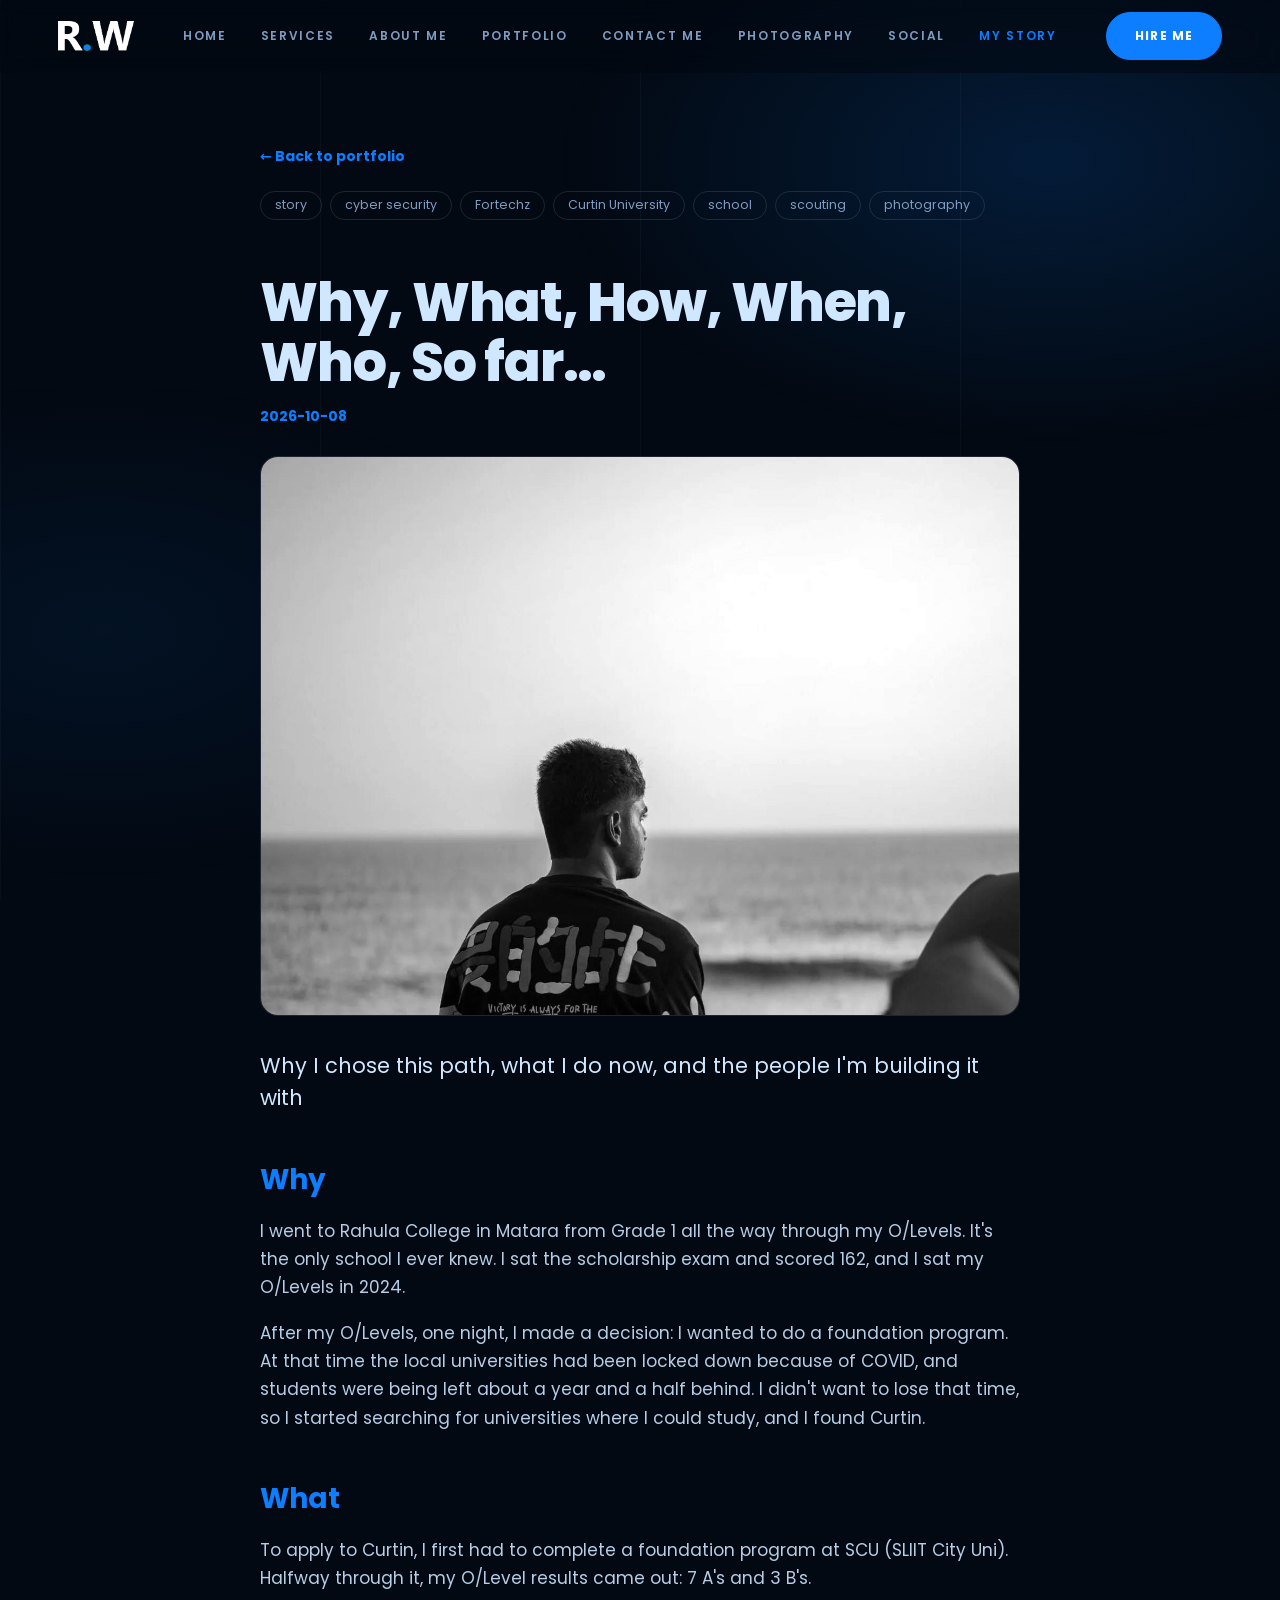
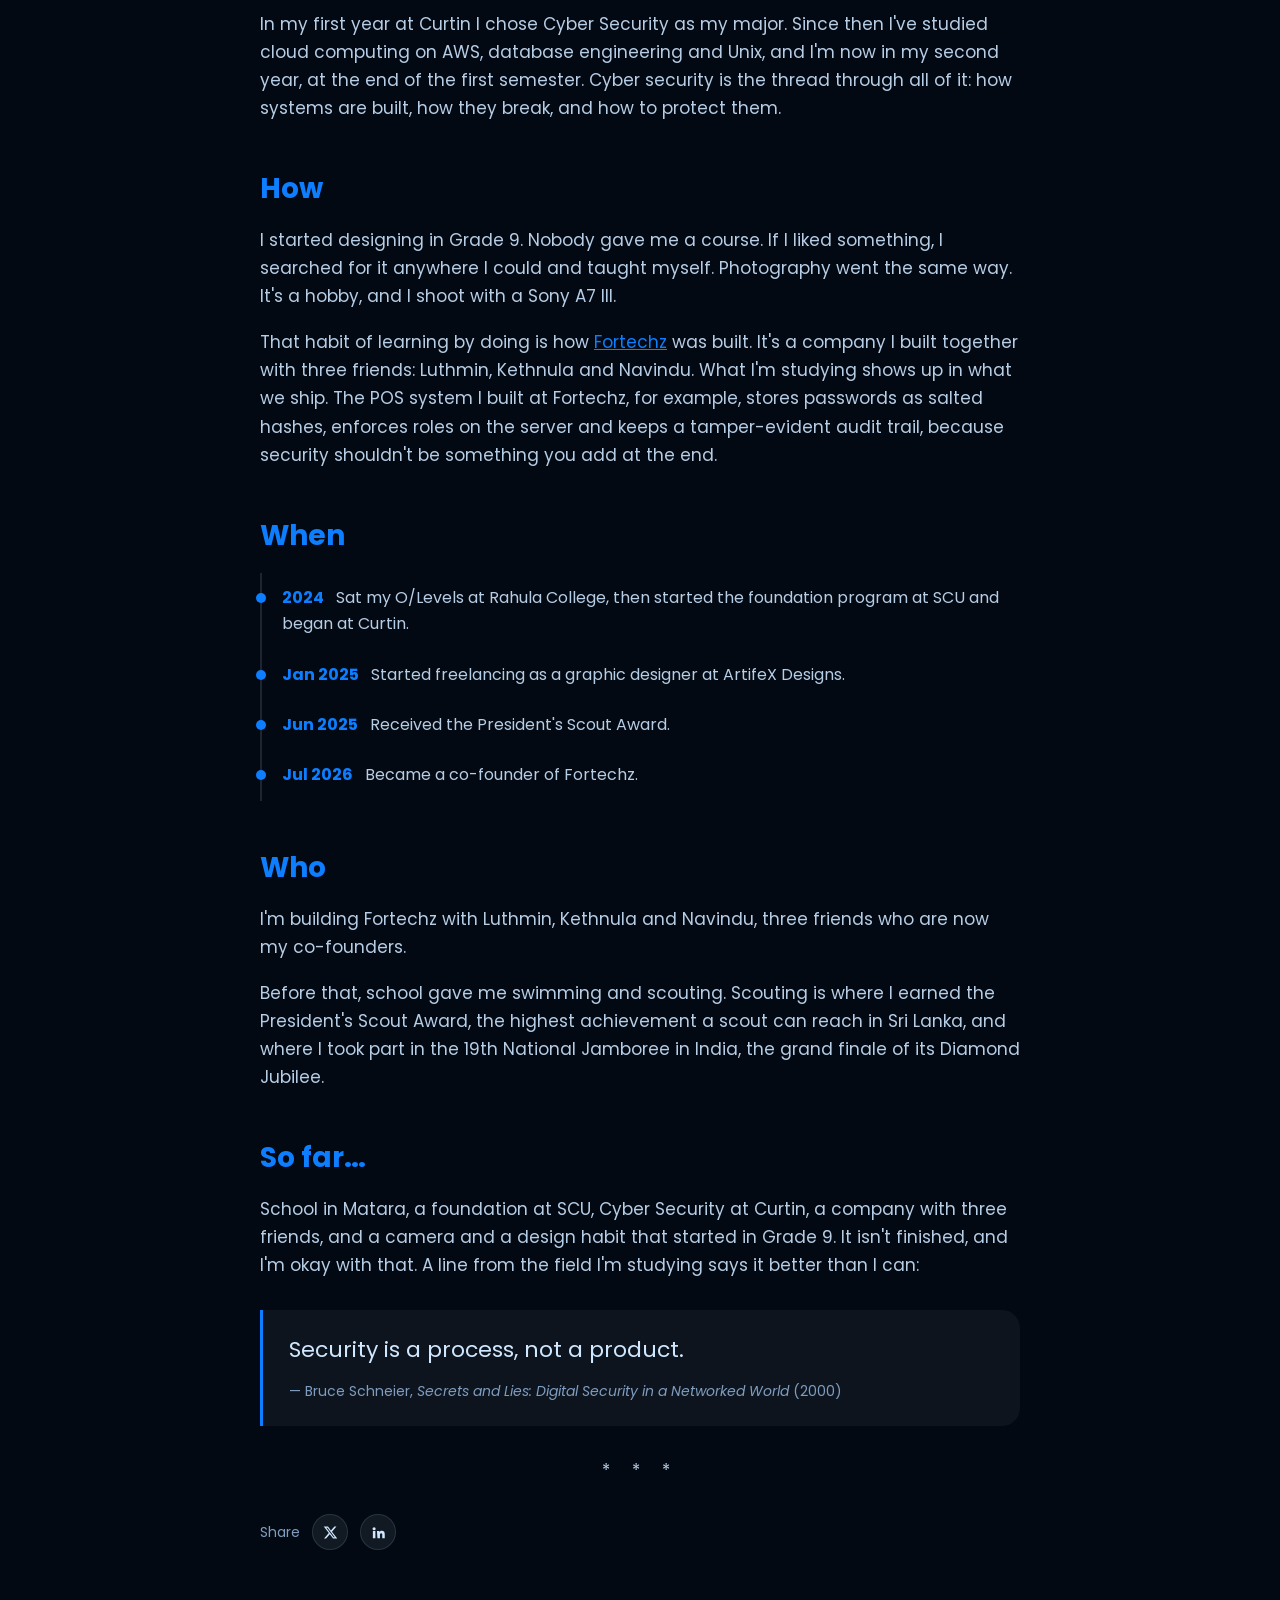
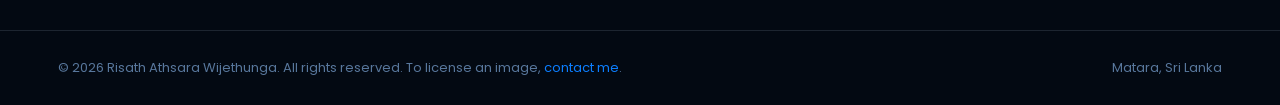
<file: blog.html>
<!doctype html>
<html lang="en">
<head>
<meta charset="utf-8">
<meta name="viewport" content="width=device-width, initial-scale=1">
<title>Why, What, How, When, Who, So far… | Risath Athsara Wijethunga</title>
<meta name="description" content="Why I chose cyber security at Curtin, what I do now, how I taught myself design and photography, how I built Fortechz with three friends, and the timeline so far.">
<meta name="author" content="Risath Athsara Wijethunga">
<meta name="robots" content="index, follow, max-image-preview:large">
<meta name="theme-color" content="#030912">
<meta name="color-scheme" content="dark light">
<link rel="icon" href="favicon.ico" sizes="any">
<link rel="icon" type="image/svg+xml" href="assets/brand/favicon.svg">
<link rel="apple-touch-icon" sizes="180x180" href="assets/brand/apple-touch-icon.png">
<link rel="manifest" href="site.webmanifest">
<meta property="og:type" content="article">
<meta property="og:site_name" content="Risath Athsara Wijethunga">
<meta property="og:title" content="Why, What, How, When, Who, So far…">
<meta property="og:description" content="Why I chose cyber security at Curtin, what I do now, how I taught myself design and photography, how I built Fortechz with three friends, and the timeline so far.">
<meta property="article:author" content="Risath Athsara Wijethunga">
<meta property="article:published_time" content="2026-10-08">
<meta name="twitter:card" content="summary_large_image">
<meta name="twitter:title" content="Why, What, How, When, Who, So far…">
<meta name="twitter:description" content="Why I chose cyber security at Curtin, what I do now, how I taught myself design and photography, how I built Fortechz with three friends, and the timeline so far.">
<!-- seo:start (generated by build-seo.py, do not edit by hand) -->
<link rel="canonical" href="https://risathw.github.io/risathw-portfolio/blog.html">
<meta property="og:url" content="https://risathw.github.io/risathw-portfolio/blog.html">
<meta property="og:image" content="https://risathw.github.io/risathw-portfolio/assets/images/sunset-gray.jpg">
<meta name="twitter:image" content="https://risathw.github.io/risathw-portfolio/assets/images/sunset-gray.jpg">
<script type="application/ld+json">{
 "@context": "https://schema.org",
 "@type": "BlogPosting",
 "headline": "Why, What, How, When, Who, So far…",
 "description": "Why I chose cyber security at Curtin, what I do now, how I taught myself design and photography, how I built Fortechz with three friends, and the timeline so far.",
 "datePublished": "2026-10-08",
 "dateModified": "2026-10-24",
 "image": "https://risathw.github.io/risathw-portfolio/assets/images/sunset-gray.jpg",
 "mainEntityOfPage": "https://risathw.github.io/risathw-portfolio/blog.html",
 "inLanguage": "en",
 "author": {
  "@type": "Person",
  "name": "Risath Athsara Wijethunga",
  "url": "https://risathw.github.io/risathw-portfolio/"
 },
 "publisher": {
  "@type": "Person",
  "name": "Risath Athsara Wijethunga",
  "url": "https://risathw.github.io/risathw-portfolio/"
 }
}</script>
<!-- seo:end -->
<link rel="preconnect" href="https://fonts.googleapis.com">
<link rel="preconnect" href="https://fonts.gstatic.com" crossorigin>
<link href="https://fonts.googleapis.com/css2?family=Poppins:wght@400;500;600;700;800&display=swap" rel="stylesheet">
<link rel="stylesheet" href="main.css?v=10">
<style>.loader{display:none}.ld .loader{display:grid;position:fixed;inset:0;z-index:999;background:#030912;place-items:center;align-content:center;gap:22px}.loader img{height:54px;width:auto}.loader .bar{width:200px;height:2px;background:#13294a}.loader .bar i{display:block;height:100%;width:0;background:#0c7eff}.loader span{font:600 12px sans-serif;color:#58779c}.ld body{overflow:hidden}</style>
<script>try{if(!matchMedia("(prefers-reduced-motion:reduce)").matches)document.documentElement.classList.add("ld")}catch(e){}setTimeout(function(){document.documentElement.classList.remove("ld");var l=document.getElementById("loader");if(l)l.style.display="none"},5000);</script>
</head>
<body class="pg">
<div class="loader" id="loader" aria-hidden="true"><img src="assets/brand/logo-mark-blue.png" alt=""><div class="bar"><i></i></div><span id="pct">0</span></div>
<a class="skip" href="#post">Skip to content</a>
<header class="nav"><div class="wrap">
 <a href="index.html" class="logo" aria-label="Home"><img src="assets/brand/logo-mark-blue.png" alt="R.W"></a>
 <nav class="menu" id="menu" aria-label="Main"><a href="index.html#home">Home</a><a href="index.html#services">Services</a><a href="index.html#about">About me</a><a href="index.html#portfolio">Portfolio</a><a href="index.html#contact">Contact me</a><a href="photography.html">Photography</a><a href="social.html">Social</a><a href="blog.html" class="on">My story</a></nav>
 <a class="btn" href="index.html#contact">Hire Me</a>
 <button class="burger" id="burger" aria-label="Menu" aria-expanded="false"><i></i><i></i></button>
</div></header>
<main id="post"><div class="wrap pg-head"><a class="back" href="index.html">← Back to portfolio</a>

  <ul class="tags" aria-label="Topics">
    <li>story</li><li>cyber security</li><li>Fortechz</li><li>Curtin University</li><li>school</li><li>scouting</li><li>photography</li>
  </ul></div><div class="art"><article>
    <h1>Why, What, How, When, Who, So far…</h1>
    <p class="date"><time datetime="2026-10-08">2026-10-08</time></p>

    <figure class="feature">
      <img src="assets/images/sunset-gray.jpg" alt="Risath Athsara Wijethunga looking out at the sea at sunset, seen from behind" width="1400" height="1866">
    </figure>

    <div class="prose">
      <p class="lede">Why I chose this path, what I do now, and the people I'm building it with</p>

      <h2>Why</h2>
      <p>I went to Rahula College in Matara from Grade 1 all the way through my O/Levels. It's the only school I ever knew. I sat the scholarship exam and scored 162, and I sat my O/Levels in 2024.</p>
      <p>After my O/Levels, one night, I made a decision: I wanted to do a foundation program. At that time the local universities had been locked down because of COVID, and students were being left about a year and a half behind. I didn't want to lose that time, so I started searching for universities where I could study, and I found Curtin.</p>

      <h2>What</h2>
      <p>To apply to Curtin, I first had to complete a foundation program at SCU (SLIIT City Uni). Halfway through it, my O/Level results came out: 7 A's and 3 B's.</p>
      <p>In my first year at Curtin I chose Cyber Security as my major. Since then I've studied cloud computing on AWS, database engineering and Unix, and I'm now in my second year, at the end of the first semester. Cyber security is the thread through all of it: how systems are built, how they break, and how to protect them.</p>

      <h2>How</h2>
      <p>I started designing in Grade 9. Nobody gave me a course. If I liked something, I searched for it anywhere I could and taught myself. Photography went the same way. It's a hobby, and I shoot with a Sony A7 III.</p>
      <p>That habit of learning by doing is how <a href="https://fortechz.com/" target="_blank" rel="noopener">Fortechz</a> was built. It's a company I built together with three friends: Luthmin, Kethnula and Navindu. What I'm studying shows up in what we ship. The POS system I built at Fortechz, for example, stores passwords as salted hashes, enforces roles on the server and keeps a tamper-evident audit trail, because security shouldn't be something you add at the end.</p>

      <h2>When</h2>
      <ul class="timeline">
        <li><b>2024</b> Sat my O/Levels at Rahula College, then started the foundation program at SCU and began at Curtin.</li>
        <li><b>Jan 2025</b> Started freelancing as a graphic designer at ArtifeX Designs.</li>
        <li><b>Jun 2025</b> Received the President's Scout Award.</li>
        <li><b>Jul 2026</b> Became a co-founder of Fortechz.</li>
      </ul>

      <h2>Who</h2>
      <p>I'm building Fortechz with Luthmin, Kethnula and Navindu, three friends who are now my co-founders.</p>
      <p>Before that, school gave me swimming and scouting. Scouting is where I earned the President's Scout Award, the highest achievement a scout can reach in Sri Lanka, and where I took part in the 19th National Jamboree in India, the grand finale of its Diamond Jubilee.</p>

      <h2>So far…</h2>
      <p>School in Matara, a foundation at SCU, Cyber Security at Curtin, a company with three friends, and a camera and a design habit that started in Grade 9. It isn't finished, and I'm okay with that. A line from the field I'm studying says it better than I can:</p>

      <blockquote>
        <p>Security is a process, not a product.</p>
        <cite>— Bruce Schneier, <i>Secrets and Lies: Digital Security in a Networked World</i> (2000)</cite>
      </blockquote>

      <p class="divider" aria-hidden="true">* * *</p>
    </div>

    <div class="share" aria-label="Share this post">
      <span>Share</span>
      <a id="share-x" href="#" target="_blank" rel="noopener" aria-label="Share on X"><svg viewBox="0 0 24 24"><path d="M18.2 2.5h3.3l-7.2 8.2 8.5 10.8h-6.7l-5.2-6.8-6 6.8H1.6l7.7-8.8L1.2 2.5H8l4.7 6.2 5.5-6.2zm-1.2 17h1.8L7.1 4.4H5.2L17 19.5z"/></svg></a>
      <a id="share-in" href="#" target="_blank" rel="noopener" aria-label="Share on LinkedIn"><svg viewBox="0 0 24 24"><path d="M4.98 3.5a2.5 2.5 0 11-.02 5 2.5 2.5 0 01.02-5zM3 9.5h4V21H3zM9.5 9.5h3.8v1.6h.1c.5-1 1.8-2 3.8-2 4 0 4.8 2.6 4.8 6V21h-4v-5.1c0-1.2 0-2.8-1.7-2.8s-2 1.3-2 2.700V21h-4z"/></svg></a>
    </div>
  </article></div></main>
<footer><div class="wrap"><span id="license">&copy; 2026 Risath Athsara Wijethunga. All rights reserved. To license an image, <a href="index.html#contact">contact me</a>.</span><span>Matara, Sri Lanka</span></div></footer>
<div class="lb" id="lb" aria-hidden="true"><img alt=""><button aria-label="Close">&#10005;</button></div>
<script src="main.js?v=4"></script>
</body>
</html>
</file>
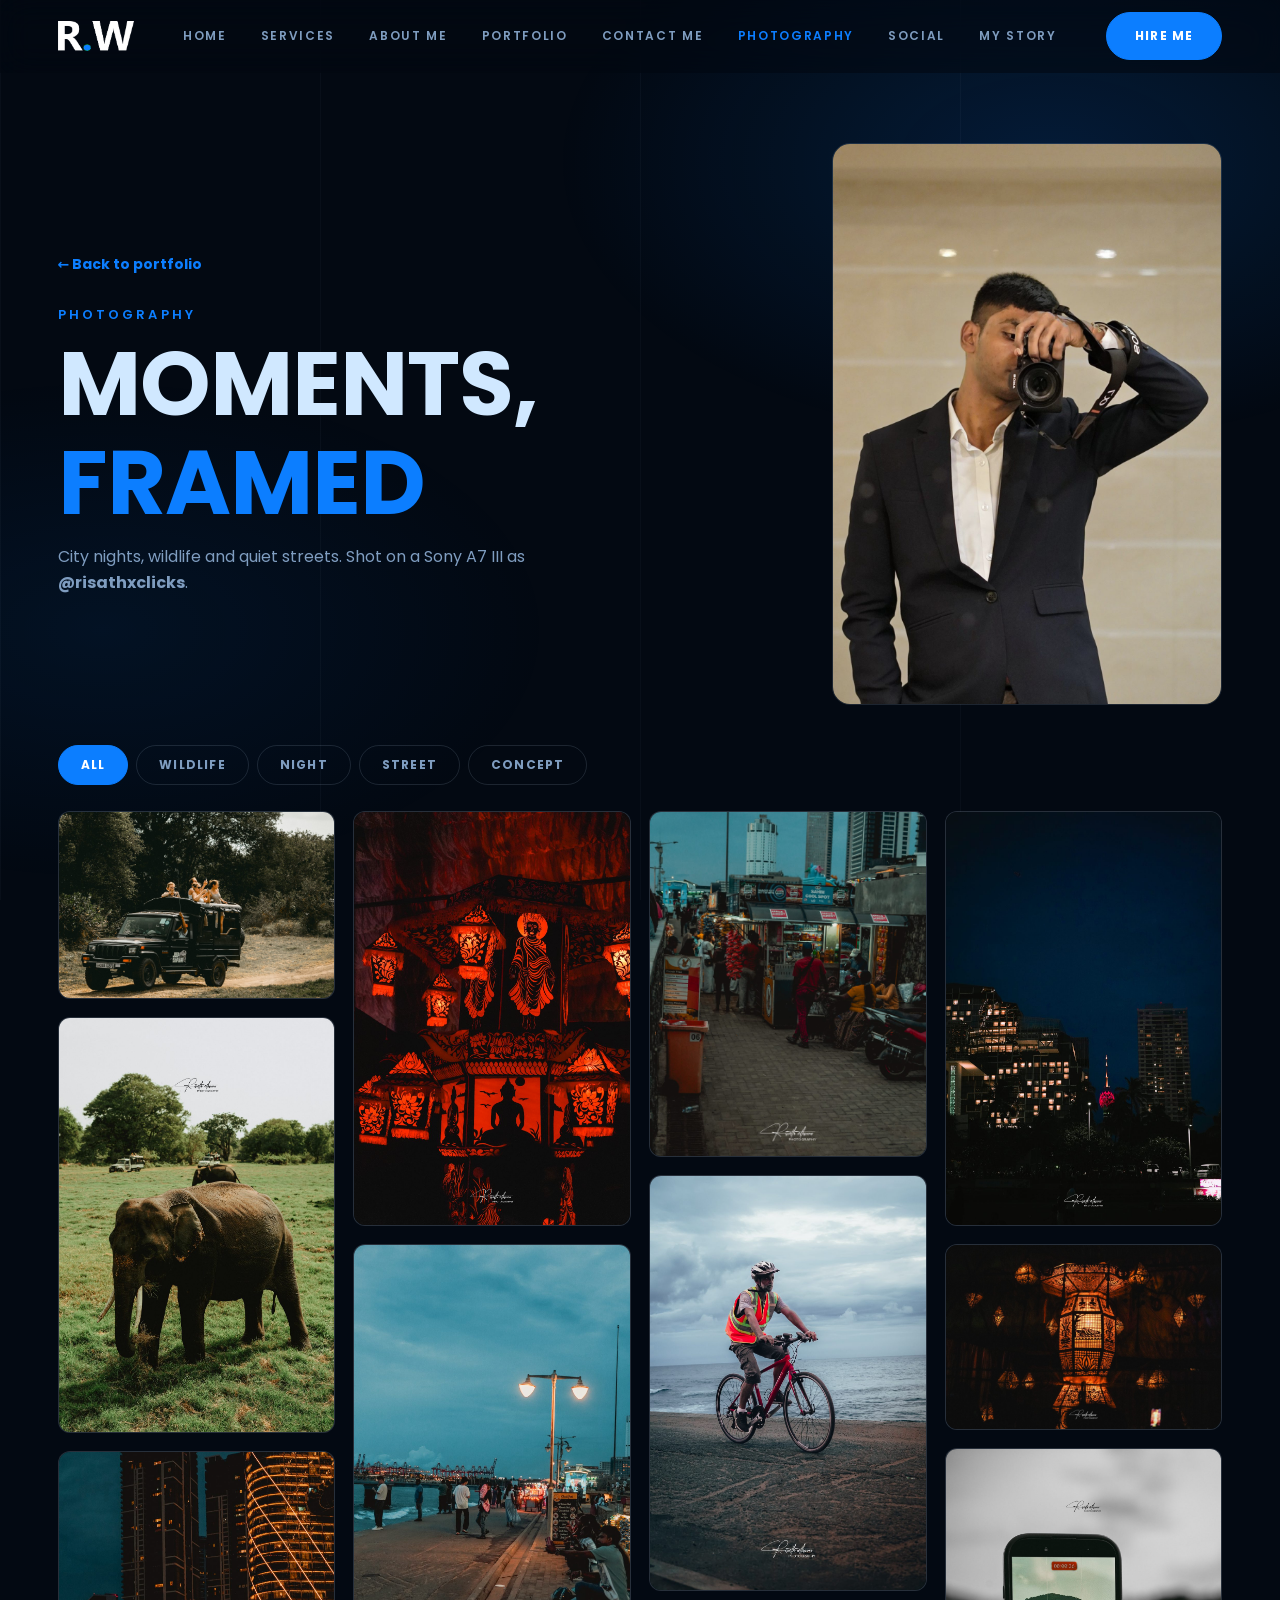
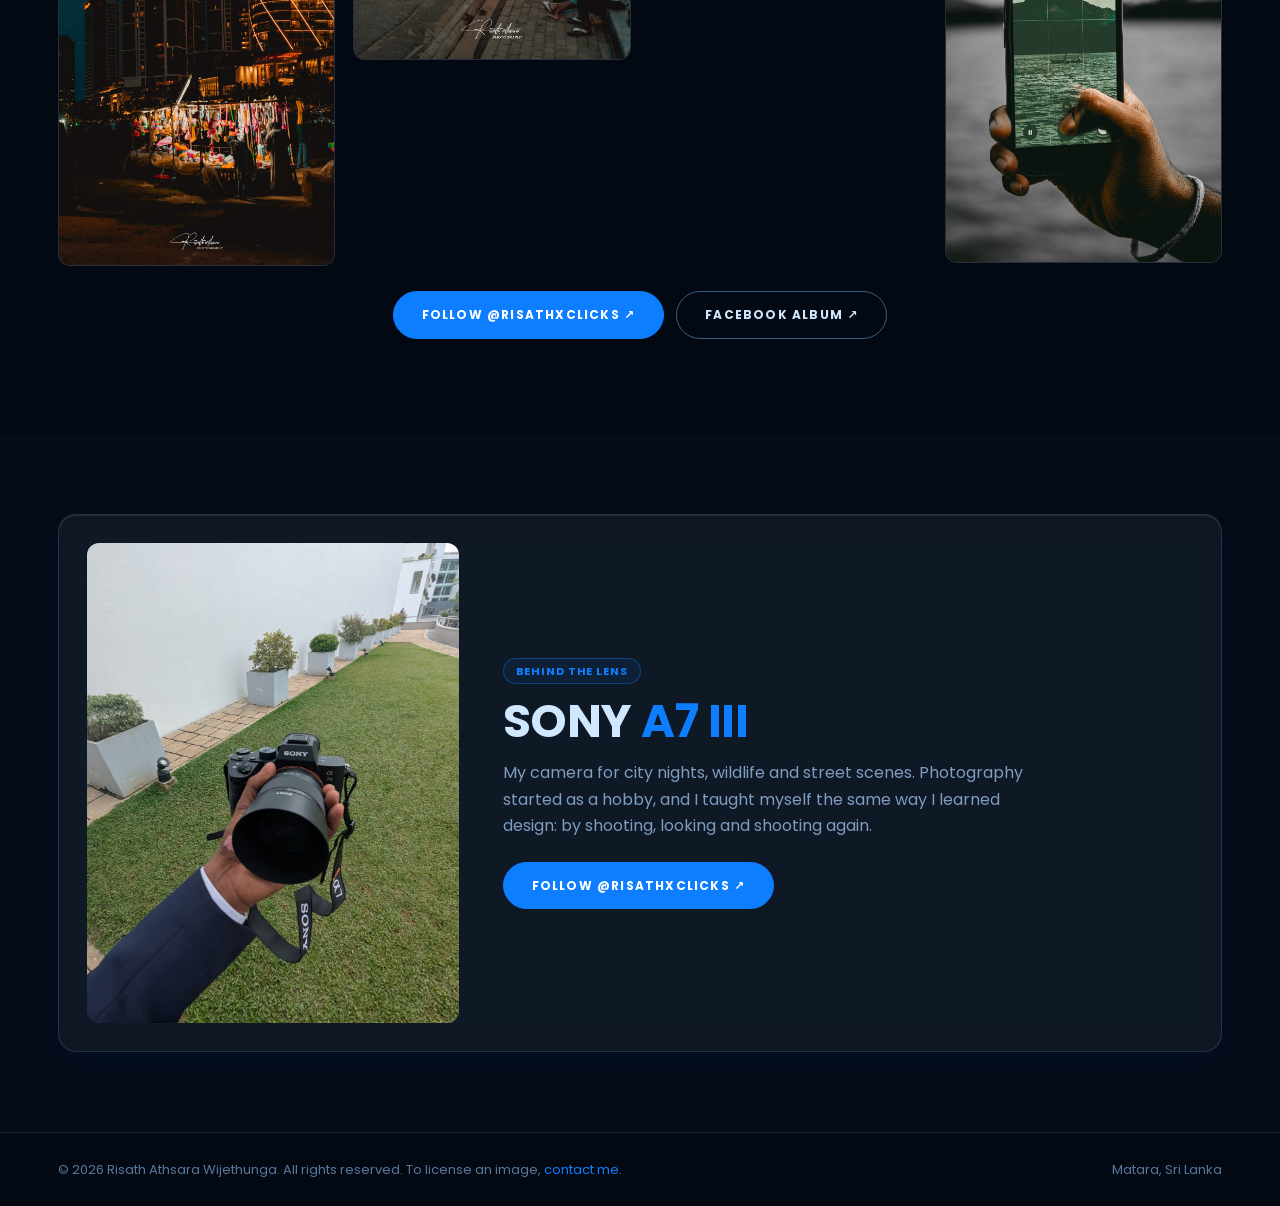
<file: photography.html>
<!doctype html>
<html lang="en"><head><meta charset="utf-8"><meta name="viewport" content="width=device-width,initial-scale=1">
<title>Photography | Risath Athsara Wijethunga</title>
<meta name="description" content="Photography by Risath Athsara Wijethunga (@risathxclicks): wildlife, city nights and quiet streets from Sri Lanka, shot on a Sony A7 III.">
<meta name="author" content="Risath Athsara Wijethunga">
<meta name="theme-color" content="#030912">
<link rel="icon" href="favicon.ico" sizes="any"><link rel="icon" type="image/svg+xml" href="assets/brand/favicon.svg">
<link rel="apple-touch-icon" sizes="180x180" href="assets/brand/apple-touch-icon.png"><link rel="manifest" href="site.webmanifest">
<meta property="og:type" content="website"><meta property="og:title" content="Photography | Risath Athsara Wijethunga">
<meta property="og:description" content="Wildlife, city nights and quiet streets, shot as @risathxclicks.">
<link rel="preconnect" href="https://fonts.googleapis.com">
<link rel="preconnect" href="https://fonts.gstatic.com" crossorigin>
<link href="https://fonts.googleapis.com/css2?family=Poppins:wght@400;500;600;700;800&display=swap" rel="stylesheet">
<meta name="robots" content="index, follow, max-image-preview:large">
<meta property="og:site_name" content="Risath Athsara Wijethunga"><meta property="og:locale" content="en_US">
<meta name="twitter:card" content="summary_large_image"><meta name="twitter:title" content="Photography | Risath Athsara Wijethunga"><meta name="twitter:description" content="Wildlife, city nights and quiet streets, shot as @risathxclicks.">
<link rel="stylesheet" href="main.css?v=10">
<style>.loader{display:none}.ld .loader{display:grid;position:fixed;inset:0;z-index:999;background:#030912;place-items:center;align-content:center;gap:22px}.loader img{height:54px;width:auto}.loader .bar{width:200px;height:2px;background:#13294a}.loader .bar i{display:block;height:100%;width:0;background:#0c7eff}.loader span{font:600 12px sans-serif;color:#58779c}.ld body{overflow:hidden}</style>
<script>try{if(!matchMedia("(prefers-reduced-motion:reduce)").matches)document.documentElement.classList.add("ld")}catch(e){}setTimeout(function(){document.documentElement.classList.remove("ld");var l=document.getElementById("loader");if(l)l.style.display="none"},5000);</script>
<!-- seo:start (generated by build-seo.py, do not edit by hand) -->
<link rel="canonical" href="https://risathw.github.io/risathw-portfolio/photography.html">
<meta property="og:url" content="https://risathw.github.io/risathw-portfolio/photography.html">
<meta property="og:image" content="https://risathw.github.io/risathw-portfolio/assets/photography/behind-the-lens.jpg">
<meta name="twitter:image" content="https://risathw.github.io/risathw-portfolio/assets/photography/behind-the-lens.jpg">
<script type="application/ld+json">{
 "@context": "https://schema.org",
 "@type": "ImageGallery",
 "name": "Photography | Risath Athsara Wijethunga",
 "description": "Photography by Risath Athsara Wijethunga (@risathxclicks): wildlife, city nights and quiet streets from Sri Lanka, shot on a Sony A7 III.",
 "url": "https://risathw.github.io/risathw-portfolio/photography.html",
 "inLanguage": "en",
 "isPartOf": {
  "@type": "WebSite",
  "name": "Risath Athsara Wijethunga",
  "url": "https://risathw.github.io/risathw-portfolio/"
 },
 "creator": {
  "@type": "Person",
  "name": "Risath Athsara Wijethunga",
  "url": "https://risathw.github.io/risathw-portfolio/"
 },
 "image": [
  {
   "@type": "ImageObject",
   "contentUrl": "https://risathw.github.io/risathw-portfolio/assets/photography/behind-the-lens.jpg",
   "name": "Risath behind his Sony camera",
   "caption": "Risath behind his Sony camera",
   "creator": {
    "@id": "https://risathw.github.io/risathw-portfolio/#risath"
   },
   "creditText": "Risath Athsara Wijethunga",
   "copyrightNotice": "© 2026 Risath Athsara Wijethunga. All rights reserved.",
   "license": "https://risathw.github.io/risathw-portfolio/index.html#license",
   "acquireLicensePage": "https://risathw.github.io/risathw-portfolio/index.html#contact"
  },
  {
   "@type": "ImageObject",
   "contentUrl": "https://risathw.github.io/risathw-portfolio/assets/photography/dsc03773.jpg",
   "name": "Jeep safari",
   "caption": "Jeep safari",
   "creator": {
    "@id": "https://risathw.github.io/risathw-portfolio/#risath"
   },
   "creditText": "Risath Athsara Wijethunga",
   "copyrightNotice": "© 2026 Risath Athsara Wijethunga. All rights reserved.",
   "license": "https://risathw.github.io/risathw-portfolio/index.html#license",
   "acquireLicensePage": "https://risathw.github.io/risathw-portfolio/index.html#contact"
  },
  {
   "@type": "ImageObject",
   "contentUrl": "https://risathw.github.io/risathw-portfolio/assets/photography/dsc03840.jpg",
   "name": "Gentle giant",
   "caption": "Gentle giant",
   "creator": {
    "@id": "https://risathw.github.io/risathw-portfolio/#risath"
   },
   "creditText": "Risath Athsara Wijethunga",
   "copyrightNotice": "© 2026 Risath Athsara Wijethunga. All rights reserved.",
   "license": "https://risathw.github.io/risathw-portfolio/index.html#license",
   "acquireLicensePage": "https://risathw.github.io/risathw-portfolio/index.html#contact"
  },
  {
   "@type": "ImageObject",
   "contentUrl": "https://risathw.github.io/risathw-portfolio/assets/photography/dsc03472.jpg",
   "name": "Night market",
   "caption": "Night market",
   "creator": {
    "@id": "https://risathw.github.io/risathw-portfolio/#risath"
   },
   "creditText": "Risath Athsara Wijethunga",
   "copyrightNotice": "© 2026 Risath Athsara Wijethunga. All rights reserved.",
   "license": "https://risathw.github.io/risathw-portfolio/index.html#license",
   "acquireLicensePage": "https://risathw.github.io/risathw-portfolio/index.html#contact"
  },
  {
   "@type": "ImageObject",
   "contentUrl": "https://risathw.github.io/risathw-portfolio/assets/photography/dsc03599.jpg",
   "name": "Vesak lanterns",
   "caption": "Vesak lanterns",
   "creator": {
    "@id": "https://risathw.github.io/risathw-portfolio/#risath"
   },
   "creditText": "Risath Athsara Wijethunga",
   "copyrightNotice": "© 2026 Risath Athsara Wijethunga. All rights reserved.",
   "license": "https://risathw.github.io/risathw-portfolio/index.html#license",
   "acquireLicensePage": "https://risathw.github.io/risathw-portfolio/index.html#contact"
  },
  {
   "@type": "ImageObject",
   "contentUrl": "https://risathw.github.io/risathw-portfolio/assets/photography/dsc03462.jpg",
   "name": "Promenade lights",
   "caption": "Promenade lights",
   "creator": {
    "@id": "https://risathw.github.io/risathw-portfolio/#risath"
   },
   "creditText": "Risath Athsara Wijethunga",
   "copyrightNotice": "© 2026 Risath Athsara Wijethunga. All rights reserved.",
   "license": "https://risathw.github.io/risathw-portfolio/index.html#license",
   "acquireLicensePage": "https://risathw.github.io/risathw-portfolio/index.html#contact"
  },
  {
   "@type": "ImageObject",
   "contentUrl": "https://risathw.github.io/risathw-portfolio/assets/photography/dsc03439.jpg",
   "name": "Street at dusk",
   "caption": "Street at dusk",
   "creator": {
    "@id": "https://risathw.github.io/risathw-portfolio/#risath"
   },
   "creditText": "Risath Athsara Wijethunga",
   "copyrightNotice": "© 2026 Risath Athsara Wijethunga. All rights reserved.",
   "license": "https://risathw.github.io/risathw-portfolio/index.html#license",
   "acquireLicensePage": "https://risathw.github.io/risathw-portfolio/index.html#contact"
  },
  {
   "@type": "ImageObject",
   "contentUrl": "https://risathw.github.io/risathw-portfolio/assets/photography/dsc03443.jpg",
   "name": "Evening ride by the sea",
   "caption": "Evening ride by the sea",
   "creator": {
    "@id": "https://risathw.github.io/risathw-portfolio/#risath"
   },
   "creditText": "Risath Athsara Wijethunga",
   "copyrightNotice": "© 2026 Risath Athsara Wijethunga. All rights reserved.",
   "license": "https://risathw.github.io/risathw-portfolio/index.html#license",
   "acquireLicensePage": "https://risathw.github.io/risathw-portfolio/index.html#contact"
  },
  {
   "@type": "ImageObject",
   "contentUrl": "https://risathw.github.io/risathw-portfolio/assets/photography/dsc03494.jpg",
   "name": "City after dark",
   "caption": "City after dark",
   "creator": {
    "@id": "https://risathw.github.io/risathw-portfolio/#risath"
   },
   "creditText": "Risath Athsara Wijethunga",
   "copyrightNotice": "© 2026 Risath Athsara Wijethunga. All rights reserved.",
   "license": "https://risathw.github.io/risathw-portfolio/index.html#license",
   "acquireLicensePage": "https://risathw.github.io/risathw-portfolio/index.html#contact"
  },
  {
   "@type": "ImageObject",
   "contentUrl": "https://risathw.github.io/risathw-portfolio/assets/photography/dsc03630.jpg",
   "name": "Lantern glow",
   "caption": "Lantern glow",
   "creator": {
    "@id": "https://risathw.github.io/risathw-portfolio/#risath"
   },
   "creditText": "Risath Athsara Wijethunga",
   "copyrightNotice": "© 2026 Risath Athsara Wijethunga. All rights reserved.",
   "license": "https://risathw.github.io/risathw-portfolio/index.html#license",
   "acquireLicensePage": "https://risathw.github.io/risathw-portfolio/index.html#contact"
  },
  {
   "@type": "ImageObject",
   "contentUrl": "https://risathw.github.io/risathw-portfolio/assets/photography/dsc03860.jpg",
   "name": "Framing the lake",
   "caption": "Framing the lake",
   "creator": {
    "@id": "https://risathw.github.io/risathw-portfolio/#risath"
   },
   "creditText": "Risath Athsara Wijethunga",
   "copyrightNotice": "© 2026 Risath Athsara Wijethunga. All rights reserved.",
   "license": "https://risathw.github.io/risathw-portfolio/index.html#license",
   "acquireLicensePage": "https://risathw.github.io/risathw-portfolio/index.html#contact"
  },
  {
   "@type": "ImageObject",
   "contentUrl": "https://risathw.github.io/risathw-portfolio/assets/photography/sony-a7iii.jpg",
   "name": "Sony A7 III camera held over a green lawn",
   "caption": "Sony A7 III camera held over a green lawn",
   "creator": {
    "@id": "https://risathw.github.io/risathw-portfolio/#risath"
   },
   "creditText": "Risath Athsara Wijethunga",
   "copyrightNotice": "© 2026 Risath Athsara Wijethunga. All rights reserved.",
   "license": "https://risathw.github.io/risathw-portfolio/index.html#license",
   "acquireLicensePage": "https://risathw.github.io/risathw-portfolio/index.html#contact"
  }
 ]
}</script>
<!-- seo:end -->
</head><body class="pg">
<div class="loader" id="loader" aria-hidden="true"><img src="assets/brand/logo-mark-blue.png" alt=""><div class="bar"><i></i></div><span id="pct">0</span></div>
<a class="skip" href="#gallery">Skip to gallery</a>
<header class="nav"><div class="wrap">
 <a href="index.html" class="logo" aria-label="Home"><img src="assets/brand/logo-mark-blue.png" alt="R.W"></a>
 <nav class="menu" id="menu" aria-label="Main"><a href="index.html#home">Home</a><a href="index.html#services">Services</a><a href="index.html#about">About me</a><a href="index.html#portfolio">Portfolio</a><a href="index.html#contact">Contact me</a><a href="photography.html" class="on">Photography</a><a href="social.html">Social</a><a href="blog.html">My story</a></nav>
 <a class="btn" href="index.html#contact">Hire Me</a>
 <button class="burger" id="burger" aria-label="Menu" aria-expanded="false"><i></i><i></i></button>
</div></header>
<main id="gallery">
<section class="phhero"><div class="wrap phh">
 <div>
  <a class="back" href="index.html">&larr; Back to portfolio</a>
  <p class="eyebrow" style="margin-top:26px">Photography</p>
  <h1 class="h2 phtitle">Moments, <em>framed</em></h1>
  <p class="sub">City nights, wildlife and quiet streets. Shot on a Sony A7 III as <b>@risathxclicks</b>.</p>
 </div>
 <figure class="phpic" data-full="assets/photography/behind-the-lens.jpg"><img src="assets/photography/behind-the-lens.jpg" alt="Risath behind his Sony camera" width="1100" height="1586"></figure>
</div></section>
<section class="phsec"><div class="wrap">
 <div class="filters"><button class="on" data-f="all">All</button><button data-f="wildlife">Wildlife</button><button data-f="night">Night</button><button data-f="street">Street</button><button data-f="concept">Concept</button></div>
 <div class="pgrid"><figure data-cat="wildlife" data-full="assets/photography/dsc03773.jpg"><img src="assets/photography/dsc03773.jpg" alt="Jeep safari" loading="lazy"><figcaption><b>Jeep safari</b></figcaption></figure><figure data-cat="wildlife" data-full="assets/photography/dsc03840.jpg"><img src="assets/photography/dsc03840.jpg" alt="Gentle giant" loading="lazy"><figcaption><b>Gentle giant</b></figcaption></figure><figure data-cat="night" data-full="assets/photography/dsc03472.jpg"><img src="assets/photography/dsc03472.jpg" alt="Night market" loading="lazy"><figcaption><b>Night market</b></figcaption></figure><figure data-cat="night" data-full="assets/photography/dsc03599.jpg"><img src="assets/photography/dsc03599.jpg" alt="Vesak lanterns" loading="lazy"><figcaption><b>Vesak lanterns</b></figcaption></figure><figure data-cat="night" data-full="assets/photography/dsc03462.jpg"><img src="assets/photography/dsc03462.jpg" alt="Promenade lights" loading="lazy"><figcaption><b>Promenade lights</b></figcaption></figure><figure data-cat="street" data-full="assets/photography/dsc03439.jpg"><img src="assets/photography/dsc03439.jpg" alt="Street at dusk" loading="lazy"><figcaption><b>Street at dusk</b></figcaption></figure><figure data-cat="street" data-full="assets/photography/dsc03443.jpg"><img src="assets/photography/dsc03443.jpg" alt="Evening ride by the sea" loading="lazy"><figcaption><b>Evening ride by the sea</b></figcaption></figure><figure data-cat="night" data-full="assets/photography/dsc03494.jpg"><img src="assets/photography/dsc03494.jpg" alt="City after dark" loading="lazy"><figcaption><b>City after dark</b></figcaption></figure><figure data-cat="night" data-full="assets/photography/dsc03630.jpg"><img src="assets/photography/dsc03630.jpg" alt="Lantern glow" loading="lazy"><figcaption><b>Lantern glow</b></figcaption></figure><figure data-cat="concept" data-full="assets/photography/dsc03860.jpg"><img src="assets/photography/dsc03860.jpg" alt="Framing the lake" loading="lazy"><figcaption><b>Framing the lake</b></figcaption></figure></div>
 <p class="center"><a class="btn" href="https://www.instagram.com/risathxclicks/" target="_blank" rel="noopener">Follow @risathxclicks &#8599;</a> <a class="btn line" href="https://www.facebook.com/share/p/1DkJxBQKqQ/" target="_blank" rel="noopener">Facebook album &#8599;</a></p>
</div></section>
<section class="phgear alt"><div class="wrap">
 <div class="card gear rv">
  <figure data-full="assets/photography/sony-a7iii.jpg"><img src="assets/photography/sony-a7iii.jpg" alt="Sony A7 III camera held over a green lawn" loading="lazy" width="1100" height="1467"></figure>
  <div><span class="tagp">Behind the lens</span><h2 class="h2">Sony <em>A7 III</em></h2>
   <p>My camera for city nights, wildlife and street scenes. Photography started as a hobby, and I taught myself the same way I learned design: by shooting, looking and shooting again.</p>
   <a class="btn" href="https://www.instagram.com/risathxclicks/" target="_blank" rel="noopener">Follow @risathxclicks &#8599;</a></div>
 </div>
</div></section>
</main>
<footer><div class="wrap"><span id="license">&copy; 2026 Risath Athsara Wijethunga. All rights reserved. To license an image, <a href="index.html#contact">contact me</a>.</span><span>Matara, Sri Lanka</span></div></footer>
<div class="lb" id="lb" aria-hidden="true"><img alt=""><button aria-label="Close">&#10005;</button></div>
<script src="main.js?v=4"></script>
</body></html>
</file>
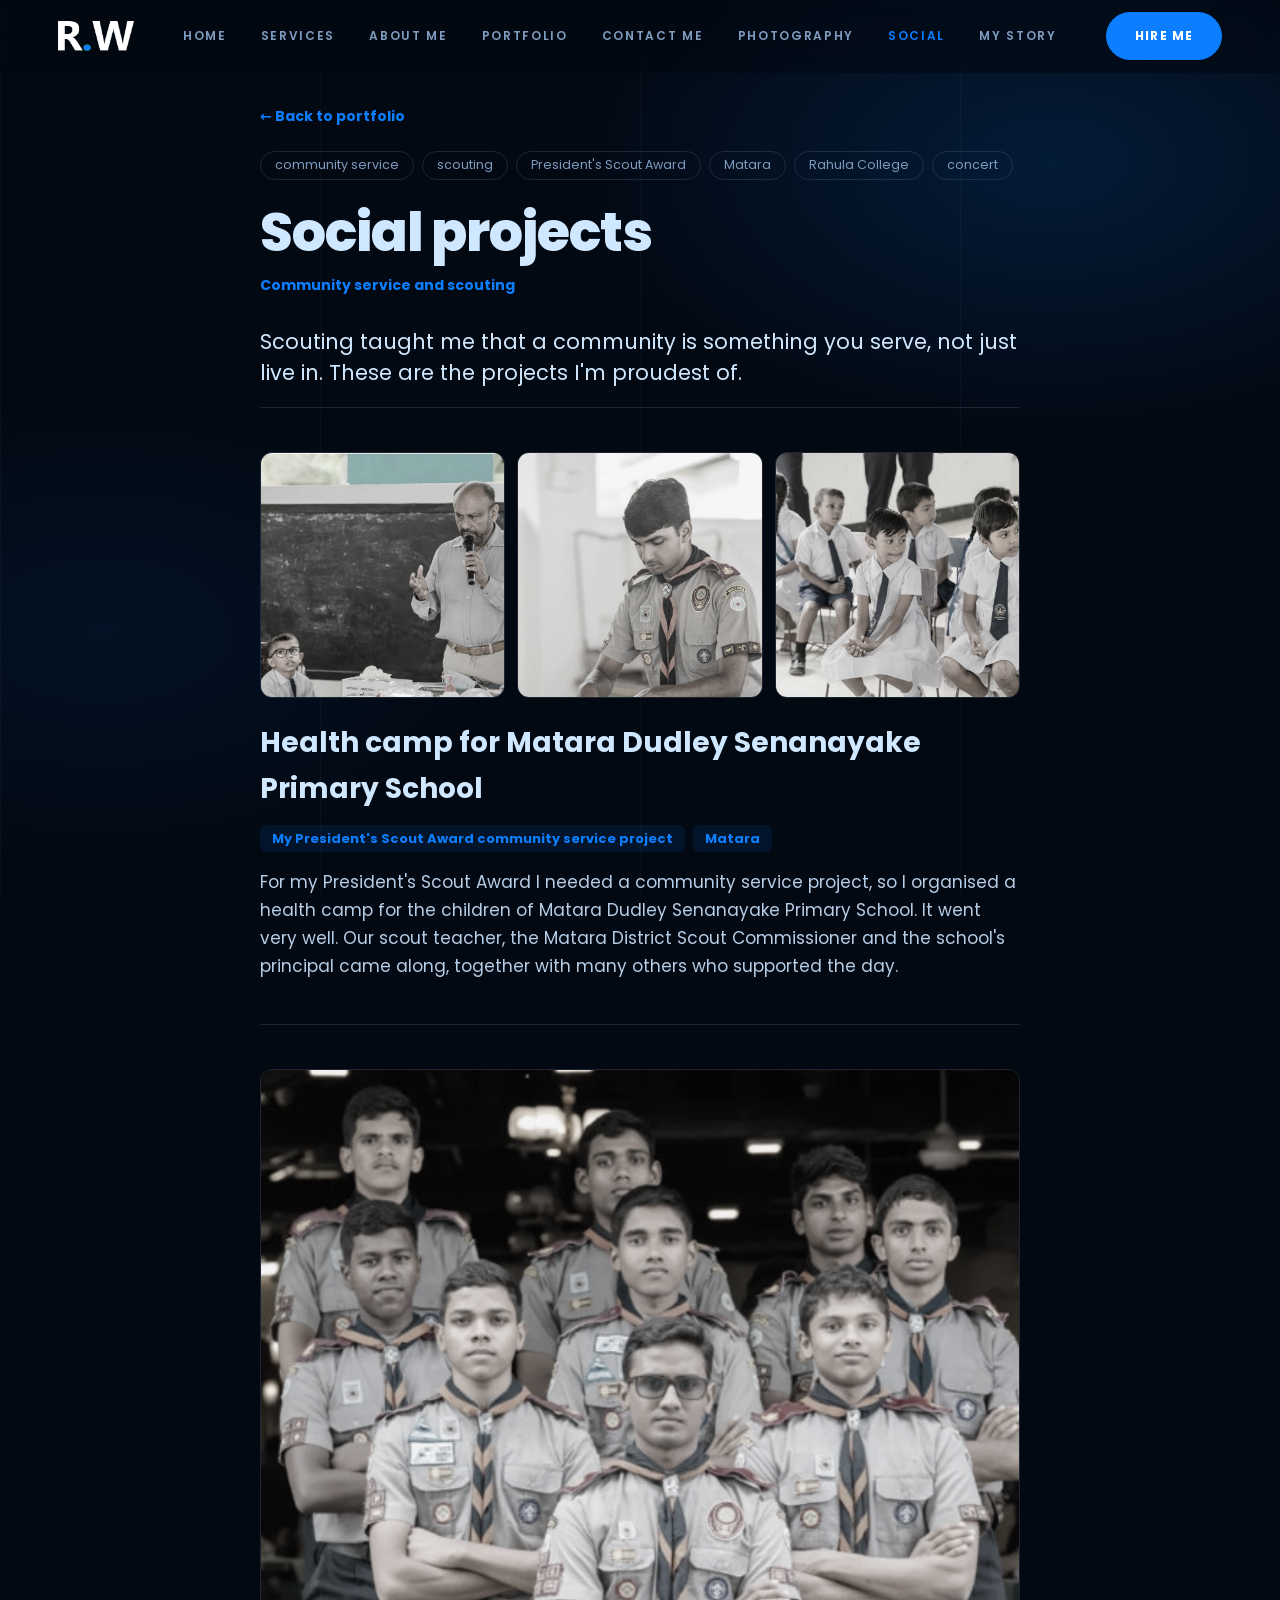
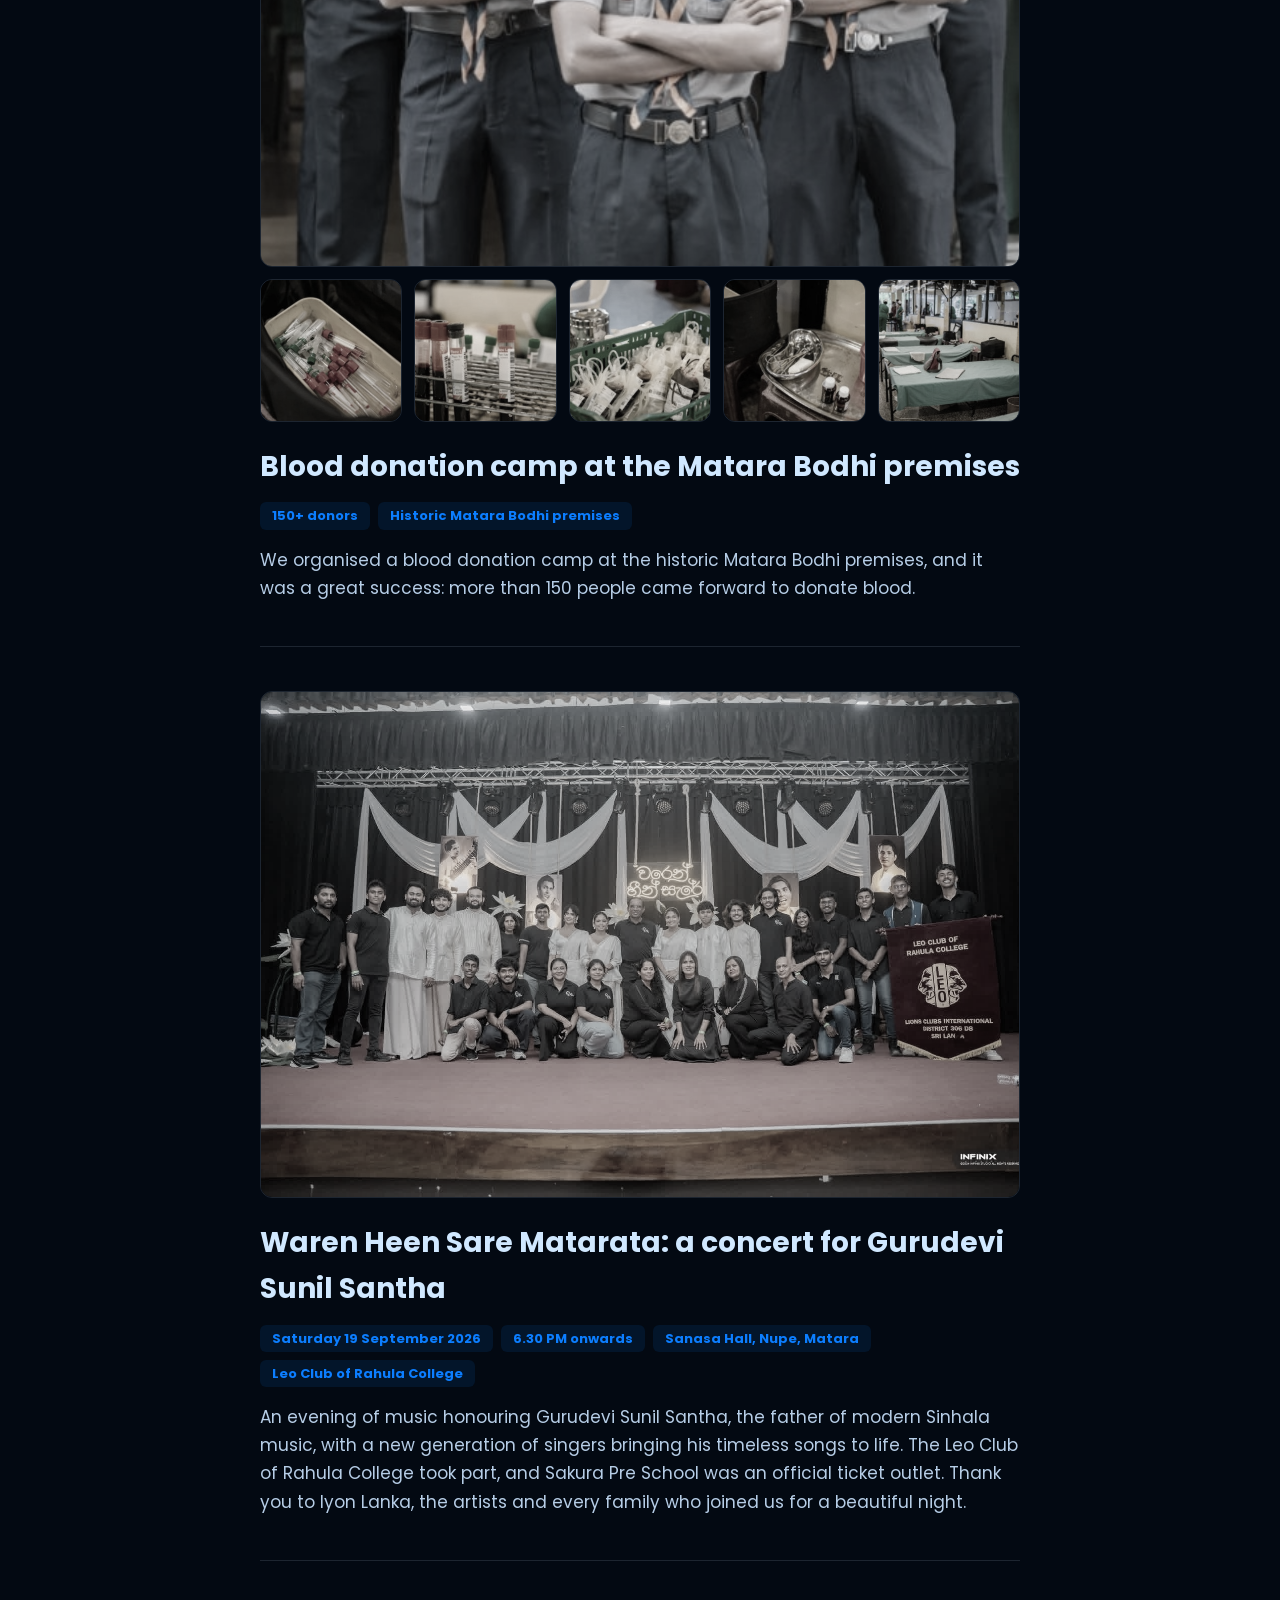
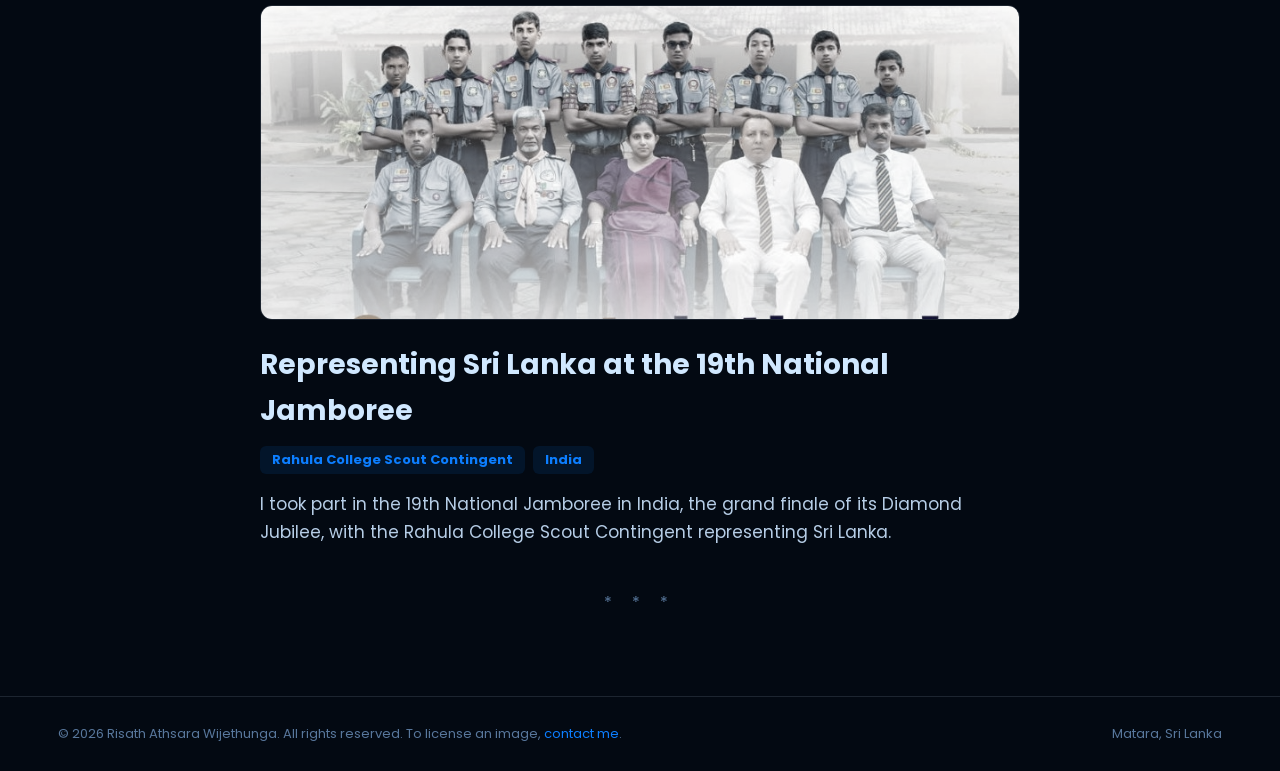
<file: social.html>
<!doctype html>
<html lang="en">
<head>
<meta charset="utf-8">
<meta name="viewport" content="width=device-width, initial-scale=1">
<title>Social projects | Risath Athsara Wijethunga</title>
<meta name="description" content="Community service by Risath Athsara Wijethunga: a health camp for Matara Dudley Senanayake Primary School, a blood donation camp with over 150 donors, a concert with the Leo Club of Rahula College, and the 19th National Jamboree.">
<meta name="author" content="Risath Athsara Wijethunga">
<meta name="robots" content="index, follow, max-image-preview:large">
<meta name="theme-color" content="#030912">
<meta name="color-scheme" content="dark light">
<link rel="icon" href="favicon.ico" sizes="any">
<link rel="icon" type="image/svg+xml" href="assets/brand/favicon.svg">
<link rel="apple-touch-icon" sizes="180x180" href="assets/brand/apple-touch-icon.png">
<link rel="manifest" href="site.webmanifest">
<meta property="og:type" content="website">
<meta property="og:site_name" content="Risath Athsara Wijethunga">
<meta property="og:title" content="Social projects | Risath Athsara Wijethunga">
<meta property="og:description" content="A health camp, a blood donation camp with over 150 donors, a concert and the National Jamboree: community service and scouting in Matara.">
<meta name="twitter:card" content="summary_large_image">
<meta name="twitter:title" content="Social projects | Risath Athsara Wijethunga">
<meta name="twitter:description" content="A health camp, a blood donation camp with over 150 donors, a concert and the National Jamboree: community service and scouting in Matara.">
<!-- seo:start (generated by build-seo.py, do not edit by hand) -->
<link rel="canonical" href="https://risathw.github.io/risathw-portfolio/social.html">
<meta property="og:url" content="https://risathw.github.io/risathw-portfolio/social.html">
<meta property="og:image" content="https://risathw.github.io/risathw-portfolio/assets/social/health-camp-speaker.jpg">
<meta name="twitter:image" content="https://risathw.github.io/risathw-portfolio/assets/social/health-camp-speaker.jpg">
<script type="application/ld+json">{
 "@context": "https://schema.org",
 "@type": "CollectionPage",
 "name": "Social projects | Risath Athsara Wijethunga",
 "description": "Community service by Risath Athsara Wijethunga: a health camp for Matara Dudley Senanayake Primary School, a blood donation camp with over 150 donors, a concert with the Leo Club of Rahula College, and the 19th National Jamboree.",
 "url": "https://risathw.github.io/risathw-portfolio/social.html",
 "inLanguage": "en",
 "isPartOf": {
  "@type": "WebSite",
  "name": "Risath Athsara Wijethunga",
  "url": "https://risathw.github.io/risathw-portfolio/"
 },
 "author": {
  "@type": "Person",
  "name": "Risath Athsara Wijethunga",
  "url": "https://risathw.github.io/risathw-portfolio/"
 },
 "image": [
  "https://risathw.github.io/risathw-portfolio/assets/social/health-camp-speaker.jpg",
  "https://risathw.github.io/risathw-portfolio/assets/social/health-camp-scout.jpg",
  "https://risathw.github.io/risathw-portfolio/assets/social/health-camp-pupils.jpg",
  "https://risathw.github.io/risathw-portfolio/assets/social/blood-donation-scouts.jpg",
  "https://risathw.github.io/risathw-portfolio/assets/social/blood-tubes.jpg",
  "https://risathw.github.io/risathw-portfolio/assets/social/blood-vials.jpg",
  "https://risathw.github.io/risathw-portfolio/assets/social/blood-bags.jpg",
  "https://risathw.github.io/risathw-portfolio/assets/social/blood-tray.jpg",
  "https://risathw.github.io/risathw-portfolio/assets/social/blood-hall.jpg",
  "https://risathw.github.io/risathw-portfolio/assets/social/waren-heen-sare-concert.jpg",
  "https://risathw.github.io/risathw-portfolio/assets/social/jamboree-contingent.jpg"
 ],
 "about": [
  "Community service",
  "Scouting",
  "President's Scout Award",
  "Blood donation",
  "Health camp",
  "Concert",
  "National Jamboree"
 ]
}</script>
<!-- seo:end -->
<link rel="preconnect" href="https://fonts.googleapis.com">
<link rel="preconnect" href="https://fonts.gstatic.com" crossorigin>
<link href="https://fonts.googleapis.com/css2?family=Poppins:wght@400;500;600;700;800&display=swap" rel="stylesheet">
<link rel="stylesheet" href="main.css?v=10">
<style>.loader{display:none}.ld .loader{display:grid;position:fixed;inset:0;z-index:999;background:#030912;place-items:center;align-content:center;gap:22px}.loader img{height:54px;width:auto}.loader .bar{width:200px;height:2px;background:#13294a}.loader .bar i{display:block;height:100%;width:0;background:#0c7eff}.loader span{font:600 12px sans-serif;color:#58779c}.ld body{overflow:hidden}</style>
<script>try{if(!matchMedia("(prefers-reduced-motion:reduce)").matches)document.documentElement.classList.add("ld")}catch(e){}setTimeout(function(){document.documentElement.classList.remove("ld");var l=document.getElementById("loader");if(l)l.style.display="none"},5000);</script>
</head>
<body class="pg">
<div class="loader" id="loader" aria-hidden="true"><img src="assets/brand/logo-mark-blue.png" alt=""><div class="bar"><i></i></div><span id="pct">0</span></div>
<a class="skip" href="#post">Skip to content</a>
<header class="nav"><div class="wrap">
 <a href="index.html" class="logo" aria-label="Home"><img src="assets/brand/logo-mark-blue.png" alt="R.W"></a>
 <nav class="menu" id="menu" aria-label="Main"><a href="index.html#home">Home</a><a href="index.html#services">Services</a><a href="index.html#about">About me</a><a href="index.html#portfolio">Portfolio</a><a href="index.html#contact">Contact me</a><a href="photography.html">Photography</a><a href="social.html" class="on">Social</a><a href="blog.html">My story</a></nav>
 <a class="btn" href="index.html#contact">Hire Me</a>
 <button class="burger" id="burger" aria-label="Menu" aria-expanded="false"><i></i><i></i></button>
</div></header>
<main id="post"><div class="art"><a class="back" href="index.html">← Back to portfolio</a>

  <ul class="tags" aria-label="Topics">
    <li>community service</li><li>scouting</li><li>President's Scout Award</li><li>Matara</li><li>Rahula College</li><li>concert</li>
  </ul>

  <h1>Social projects</h1>
  <p class="date">Community service and scouting</p>

  <div class="prose">
    <p class="lede">Scouting taught me that a community is something you serve, not just live in. These are the projects I'm proudest of.</p>
  </div>

  <article class="proj" id="health-camp">
    <div class="mosaic gray">
      <figure><img src="assets/social/health-camp-speaker.jpg" alt="A speaker addressing the children at the health camp" width="388" height="385" loading="lazy"></figure>
      <figure><img src="assets/social/health-camp-scout.jpg" alt="A scout at work during the health camp" width="376" height="378" loading="lazy"></figure>
      <figure><img src="assets/social/health-camp-pupils.jpg" alt="Primary school pupils seated and listening at the health camp" width="408" height="378" loading="lazy"></figure>
    </div>
    <h2>Health camp for Matara Dudley Senanayake Primary School</h2>
    <ul class="facts">
      <li>My President's Scout Award community service project</li>
      <li>Matara</li>
    </ul>
    <p class="en">For my President's Scout Award I needed a community service project, so I organised a health camp for the children of Matara Dudley Senanayake Primary School. It went very well. Our scout teacher, the Matara District Scout Commissioner and the school's principal came along, together with many others who supported the day.</p>
  </article>

  <article class="proj" id="blood-donation">
    <figure class="gray"><img src="assets/social/blood-donation-scouts.jpg" alt="A group of Rahula College scouts in uniform posing together" width="526" height="552" loading="lazy"></figure>
    <div class="mosaic mosaic5 gray">
      <figure><img src="assets/social/blood-tubes.jpg" alt="Blood sample tubes with red caps in a tray at the blood donation camp" width="258" height="260" loading="lazy"></figure>
      <figure><img src="assets/social/blood-vials.jpg" alt="Labelled blood sample tubes in a rack" width="234" height="186" loading="lazy"></figure>
      <figure><img src="assets/social/blood-bags.jpg" alt="Collected blood bags in a green crate" width="236" height="188" loading="lazy"></figure>
      <figure><img src="assets/social/blood-tray.jpg" alt="Medical instruments and supplies on a tray" width="210" height="180" loading="lazy"></figure>
      <figure><img src="assets/social/blood-hall.jpg" alt="The donation hall with rows of tables and green covers" width="258" height="240" loading="lazy"></figure>
    </div>
    <h2>Blood donation camp at the Matara Bodhi premises</h2>
    <ul class="facts">
      <li>150+ donors</li>
      <li>Historic Matara Bodhi premises</li>
    </ul>
    <p class="en">We organised a blood donation camp at the historic Matara Bodhi premises, and it was a great success: more than 150 people came forward to donate blood.</p>
  </article>

  <article class="proj" id="concert">
    <figure class="gray"><img src="assets/social/waren-heen-sare-concert.jpg" alt="The Waren Heen Sare team on stage with the Leo Club of Rahula College banner" width="1500" height="1000" loading="lazy"></figure>
    <h2>Waren Heen Sare Matarata: a concert for Gurudevi Sunil Santha</h2>
    <ul class="facts">
      <li>Saturday 19 September 2026</li>
      <li>6.30 PM onwards</li>
      <li>Sanasa Hall, Nupe, Matara</li>
      <li>Leo Club of Rahula College</li>
    </ul>
    <p class="en">An evening of music honouring Gurudevi Sunil Santha, the father of modern Sinhala music, with a new generation of singers bringing his timeless songs to life. The Leo Club of Rahula College took part, and Sakura Pre School was an official ticket outlet. Thank you to Iyon Lanka, the artists and every family who joined us for a beautiful night.</p>
  </article>

  <article class="proj" id="jamboree">
    <figure class="gray"><img src="assets/social/jamboree-contingent.jpg" alt="Rahula College Scout Contingent representing Sri Lanka at the 19th National Jamboree" width="851" height="352" loading="lazy"></figure>
    <h2>Representing Sri Lanka at the 19th National Jamboree</h2>
    <ul class="facts">
      <li>Rahula College Scout Contingent</li>
      <li>India</li>
    </ul>
    <p class="en">I took part in the 19th National Jamboree in India, the grand finale of its Diamond Jubilee, with the Rahula College Scout Contingent representing Sri Lanka.</p>
  </article>

  <p class="divider" aria-hidden="true">* * *</p>
</div></main>
<footer><div class="wrap"><span id="license">&copy; 2026 Risath Athsara Wijethunga. All rights reserved. To license an image, <a href="index.html#contact">contact me</a>.</span><span>Matara, Sri Lanka</span></div></footer>
<div class="lb" id="lb" aria-hidden="true"><img alt=""><button aria-label="Close">&#10005;</button></div>
<script src="main.js?v=4"></script>
</body>
</html>
</file>
<file: main.css>
/* Portfolio v3 — dark charcoal + orange, after the "Personal website | Portfolio" Figma template */
:root{
  --bg:#030912;--bg2:#050d1a;--card:rgba(208,232,255,.05);--card2:#0e2038;--line:rgba(208,232,255,.13);
  --tx:#d0e8ff;--mut:#7f9dc0;--dim:#58779c;
  --or:#0c7eff;--or2:#3d9bff;--orglow:rgba(12,126,255,.18);
  --r:18px;--max:1180px;
  --f:'Poppins','Segoe UI',system-ui,sans-serif;
}
*{box-sizing:border-box;margin:0;padding:0}
html{scroll-behavior:smooth;scroll-padding-top:84px}
body{background:var(--bg);color:var(--tx);font:400 16px/1.65 var(--f);-webkit-font-smoothing:antialiased;overflow-x:hidden}
body::before{
  content:"";position:fixed;inset:0;z-index:-1;pointer-events:none;
  background:
    linear-gradient(90deg,rgba(208,232,255,.03) 1px,transparent 1px) 0 0/25% 100%,
    radial-gradient(55% 45% at 82% 18%,rgba(12,126,255,.16),transparent 70%),
    radial-gradient(50% 40% at 8% 70%,rgba(12,126,255,.08),transparent 70%);
}
img{display:block;max-width:100%}
a{color:inherit;text-decoration:none}
ul,ol{list-style:none}
button{font:inherit;color:inherit;background:none;border:0;cursor:pointer}
:focus-visible{outline:2px solid var(--or);outline-offset:3px;border-radius:6px}
.skip{position:absolute;left:-999px;top:8px;background:var(--or);color:#fff;padding:8px 14px;border-radius:8px;z-index:200}
.skip:focus{left:8px}
.wrap{width:100%;max-width:1900px;margin-inline:auto;padding-inline:clamp(20px,4.5vw,84px)}

/* ---------- nav ---------- */
.nav{position:sticky;top:0;z-index:100;background:rgba(3,9,18,.55);backdrop-filter:blur(14px);border-bottom:1px solid transparent;transition:border-color .3s}
.nav.stuck{border-color:var(--line)}
.nav .wrap{display:flex;align-items:center;gap:32px;height:72px}
.logo img{height:30px;width:auto}
.menu{display:flex;gap:34px;margin-inline:auto;font-size:14px;color:var(--mut)}
.menu a{position:relative;padding:6px 0;transition:color .2s}
.menu a:hover,.menu a.on{color:var(--or)}
.btn{display:inline-flex;align-items:center;gap:8px;padding:11px 26px;border-radius:6px;font-size:14px;font-weight:700;background:var(--or);color:#fff;border:1px solid var(--or);transition:transform .2s,background .2s,box-shadow .2s}
.btn:hover{background:var(--or2);transform:translateY(-2px);box-shadow:0 10px 26px -10px var(--or)}
.btn.line{background:transparent;color:var(--tx);border-color:#3a5b82}
.btn.line:hover{border-color:var(--or);color:var(--or);box-shadow:none}
.burger{display:none;width:40px;height:40px;margin-left:auto;flex-direction:column;justify-content:center;gap:6px;align-items:center}
.burger i{width:22px;height:2px;background:var(--tx);transition:transform .3s}
.burger.open i:first-child{transform:translateY(4px) rotate(45deg)}
.burger.open i:last-child{transform:translateY(-4px) rotate(-45deg)}

/* ---------- hero ---------- */
.hero{min-height:calc(100svh - 72px);display:flex;align-items:stretch;padding:40px 0 0}
.hero .wrap{display:grid;grid-template-columns:1.05fr .95fr;align-items:end;gap:40px}
.hero .wrap>div:first-child{align-self:center;padding-bottom:40px}
.hi{color:var(--mut);font-size:17px}
.name{font-size:20px;font-weight:700;margin-bottom:6px}
.role{font-size:clamp(36px,4.3vw,66px);line-height:1.08;font-weight:800;color:var(--or);letter-spacing:-.02em;margin-bottom:26px}
.lead{max-width:470px;color:var(--mut);margin-bottom:24px}
.soc{display:flex;gap:12px;margin-bottom:30px}
.soc a{width:38px;height:38px;border-radius:50%;background:var(--card2);display:grid;place-items:center;transition:background .2s,transform .2s}
.soc a:hover{background:var(--or);transform:translateY(-3px)}
.soc svg{width:16px;height:16px;fill:var(--tx)}
.soc a:hover svg{fill:#fff}
.cta{display:flex;flex-wrap:wrap;gap:14px;margin-bottom:38px}
.stats{display:inline-grid;grid-template-columns:repeat(3,auto);background:var(--card);border-radius:10px;padding:18px 6px}
.stats>*{display:block;padding:0 26px;border-left:1px solid var(--line)}
.stats>*:first-child{border-left:0}
.stats a:hover b{color:var(--or2)}
.stats b{display:block;color:var(--or);font-size:22px;font-weight:800;line-height:1.1}
.stats span{font-size:12.5px;font-weight:700}
.portrait{position:relative;justify-self:center;align-self:end;height:min(82svh,880px);aspect-ratio:541/1070}
.portrait::before{content:"";position:absolute;left:50%;bottom:-4%;width:165%;aspect-ratio:1;transform:translateX(-50%);border-radius:50%;background:#0a1a2e;box-shadow:0 0 0 1px #12304f inset}
.portrait img{position:absolute;inset:0;width:100%;height:100%;filter:grayscale(1) contrast(1.06);-webkit-mask-image:linear-gradient(#000 88%,transparent);mask-image:linear-gradient(#000 88%,transparent)}
.badge{position:absolute;background:var(--card2);border:1px solid var(--line);border-radius:999px;padding:7px 16px;font-size:13px;font-weight:700;white-space:nowrap;box-shadow:0 12px 30px -14px #000}
.badge::before{content:"";display:inline-block;width:7px;height:7px;border-radius:50%;background:var(--or);margin-right:8px}
.b1{left:-4%;top:20%}.b2{right:-2%;top:44%}.b3{left:2%;bottom:16%}

/* ---------- sections ---------- */
section{padding:84px 0}
.alt{background:var(--bg2)}
.eyebrow{color:var(--or);font-weight:700;font-size:13px;letter-spacing:.18em;text-transform:uppercase;margin-bottom:10px}
.h2{font-size:clamp(30px,4vw,44px);line-height:1.15;font-weight:800;letter-spacing:-.015em}
.h2 em{font-style:normal;color:var(--or)}
.sub{color:var(--mut);max-width:560px;margin-top:12px}
.head{margin-bottom:46px}
.head.mid{text-align:center}.head.mid .sub{margin-inline:auto}
.card{background:var(--card);border:1px solid var(--line);border-radius:var(--r);padding:28px;transition:border-color .25s,transform .25s}
a.card:hover,.card.hov:hover{border-color:var(--or);transform:translateY(-4px)}
.more{color:var(--or);font-weight:700;font-size:14px;display:inline-flex;gap:6px;margin-top:14px}
.more:hover{text-decoration:underline}
.tagp{display:inline-block;color:var(--or);border:1px solid rgba(12,126,255,.4);background:rgba(12,126,255,.08);border-radius:999px;padding:3px 12px;font-size:12px;font-weight:700;margin-bottom:12px}

/* services */
.grid3{display:grid;grid-template-columns:repeat(3,1fr);gap:22px}
.svc .ico{width:54px;height:54px;border-radius:12px;background:rgba(12,126,255,.1);display:grid;place-items:center;margin-bottom:20px}
.svc .ico svg{width:26px;height:26px;stroke:var(--or);fill:none;stroke-width:1.7;stroke-linecap:round;stroke-linejoin:round}
.svc h3{font-size:20px;margin-bottom:8px}
.svc p{color:var(--mut);font-size:15px}
.chips{display:flex;flex-wrap:wrap;gap:8px;margin-top:16px}
.chips span{font-size:12px;border:1px solid var(--line);border-radius:6px;padding:3px 10px;color:var(--mut)}

/* about */
.about{display:grid;grid-template-columns:.8fr 1.2fr;gap:56px;align-items:center}
.about figure{border-radius:var(--r);overflow:hidden;border:1px solid var(--line);position:relative}
.about figure img{width:100%;aspect-ratio:4/5;object-fit:cover}
.about p{color:var(--mut);margin-top:16px}
.about p b{color:var(--tx)}
.about p a{color:var(--or)}
.two{display:grid;grid-template-columns:1fr 1fr;gap:22px;margin-top:30px}
.tl li{padding:0 0 18px 20px;border-left:2px solid var(--line);position:relative}
.tl li::before{content:"";position:absolute;left:-6px;top:6px;width:10px;height:10px;border-radius:50%;background:var(--or)}
.tl b{display:block;font-size:15px}.tl span{color:var(--mut);font-size:13px}
.card h4{font-size:15px;margin-bottom:16px;color:var(--or);letter-spacing:.04em}
.skl li{display:flex;align-items:center;gap:10px;color:var(--mut);font-size:14.5px;padding:4px 0}
.skl li::before{content:"";width:6px;height:6px;border-radius:50%;background:var(--or);flex:none}
.logos{margin:56px 0 0;padding:10px 0;overflow:hidden;-webkit-mask-image:linear-gradient(90deg,transparent,#000 8%,#000 92%,transparent);mask-image:linear-gradient(90deg,transparent,#000 8%,#000 92%,transparent)}
.lt{height:64px;min-width:120px;display:grid;place-items:center;flex:none}
.track{display:flex;gap:64px;width:max-content;animation:slide 32s linear infinite}
.track img{height:auto;max-height:60px;width:auto;max-width:170px;object-fit:contain}
.logos:hover .track{animation-play-state:paused}
@keyframes slide{to{transform:translateX(-50%)}}

/* portfolio */
.tabs{display:flex;justify-content:center;flex-wrap:wrap;gap:10px;margin-bottom:40px}
.tabs button,.filters button{padding:9px 22px;border-radius:999px;border:1px solid var(--line);color:var(--mut);font-size:14px;font-weight:700;transition:.2s}
.tabs button:hover,.filters button:hover{color:var(--tx);border-color:#3a5b82}
.tabs button.on,.filters button.on{background:var(--or);border-color:var(--or);color:#fff}
.pane{display:none}.pane.on{display:block;animation:fade .45s ease}
@keyframes fade{from{opacity:0;transform:translateY(10px)}}
.show{display:grid;grid-template-columns:.85fr 1.15fr;gap:34px;align-items:center;padding:30px}
.show p{color:var(--mut);font-size:17px}
.show-vis{border-radius:10px;overflow:hidden;border:1px solid var(--line);background:#000}
.show-vis img{width:100%;aspect-ratio:16/10;object-fit:cover;object-position:top}
.thumbs{display:flex;gap:14px;margin:18px 0 28px}
.thumbs button{flex:1;max-width:190px;border:1px solid var(--line);border-radius:10px;overflow:hidden;text-align:left;background:var(--card);opacity:.6;transition:.2s}
.thumbs button.on,.thumbs button:hover{opacity:1;border-color:var(--or)}
.thumbs img{width:100%;aspect-ratio:16/9;object-fit:cover}
.thumbs span{display:block;padding:7px 12px;font-size:13px;font-weight:700}
.pos{display:grid;grid-template-columns:1fr 1fr;gap:34px;margin-bottom:28px;padding:34px}
.pos h3{font-size:28px;margin-bottom:10px}
.pos>div>p{color:var(--mut)}
.feat{display:grid;grid-template-columns:1fr 1fr;gap:16px 22px;align-content:start}
.feat li{font-size:13.5px;color:var(--mut);line-height:1.5}
.feat b{display:block;color:var(--tx);font-size:14.5px;margin-bottom:2px}
.rows a{display:grid;grid-template-columns:50px 1fr 1.3fr 24px;gap:14px;align-items:center;padding:18px 6px;border-top:1px solid var(--line);transition:.2s}
.rows a:last-child{border-bottom:1px solid var(--line)}
.rows a:hover{background:var(--card);padding-inline:18px}
.rows i{font-style:normal;color:var(--or);font-weight:800}
.rows b{font-size:17px}.rows span{color:var(--mut);font-size:14px}.rows em{font-style:normal;color:var(--or);text-align:right}
.dgrid{columns:3;column-gap:18px}
.dgrid figure,.pgrid figure{position:relative;border-radius:12px;overflow:hidden;cursor:zoom-in;break-inside:avoid;margin-bottom:18px;border:1px solid var(--line);background:var(--card)}
.dgrid img,.pgrid img{width:100%;height:auto;transition:transform .5s}
.dgrid figure:hover img,.pgrid figure:hover img{transform:scale(1.045)}
figcaption{position:absolute;inset:auto 0 0 0;padding:34px 16px 14px;background:linear-gradient(transparent,rgba(0,0,0,.85));opacity:0;transform:translateY(8px);transition:.3s;font-size:13px}
figure:hover figcaption{opacity:1;transform:none}
figcaption b{display:block;font-size:15px}figcaption span{color:var(--mut)}
.filters{display:flex;flex-wrap:wrap;gap:8px;justify-content:center;margin-bottom:26px}
.pgrid{columns:3;column-gap:18px}
.pgrid figure.hide{display:none}
.center{text-align:center;margin-top:20px}
.center .btn{margin:5px 4px}

.grid2{display:grid;grid-template-columns:1fr 1fr;gap:22px}
.brand{aspect-ratio:1;display:grid;place-items:center;padding:6px}
.brand img{max-height:100%;width:auto;max-width:100%;object-fit:contain}
.sm{display:grid;grid-template-columns:170px 1fr;gap:30px;align-items:center;padding:24px}
.sm h3{font-size:28px;margin-bottom:8px}.sm p{color:var(--mut)}.sm .cta{margin:20px 0 0}

/* process / awards / teasers */
.grid4{display:grid;grid-template-columns:repeat(4,1fr);gap:22px}
.step em{font-style:normal;font-size:38px;font-weight:800;color:var(--or);line-height:1;display:block;margin-bottom:14px}
.step h3,.award h3{font-size:18px;margin-bottom:8px}
.step p,.award p{color:var(--mut);font-size:14.5px}
.award small{display:block;margin-top:14px;color:var(--or);font-weight:700;font-size:12.5px}
.teaser{display:grid;grid-template-columns:1.1fr 1fr;gap:34px;align-items:center;padding:30px}
.teaser .imgs{display:grid;grid-template-columns:repeat(3,1fr);gap:10px}
.teaser .imgs img{width:100%;aspect-ratio:3/4;object-fit:cover;border-radius:10px;filter:grayscale(1)}
.teaser p{color:var(--mut)}
.story{display:grid;grid-template-columns:260px 1fr;gap:30px;align-items:center;padding:24px}
.story img{width:100%;aspect-ratio:4/5;object-fit:cover;border-radius:10px}
.story h3{font-size:24px;margin-bottom:10px}.story p{color:var(--mut)}

/* contact */
.contact .h2{font-size:clamp(36px,5vw,64px)}
.cgrid{display:grid;grid-template-columns:1fr 1.1fr;gap:56px;align-items:start}
.csub{color:var(--mut);max-width:460px;margin:16px 0 28px}
.cinfo{margin-bottom:28px}
.cinfo li{display:flex;gap:18px;padding:12px 0;border-bottom:1px solid var(--line);color:var(--tx)}
.cinfo span{width:90px;color:var(--or);font-weight:700;font-size:13px;letter-spacing:.06em;text-transform:uppercase;padding-top:2px;flex:none}
.cinfo a:hover{color:var(--or)}
.cform{display:grid;gap:18px;padding:32px}
.cform label{display:grid;gap:7px;font-size:13px;font-weight:700;color:var(--mut)}
.cform input,.cform select,.cform textarea{width:100%;background:var(--bg);border:1px solid var(--line);border-radius:8px;color:var(--tx);font:400 15px var(--f);padding:12px 14px;transition:border-color .2s}
.cform textarea{resize:vertical;min-height:130px}
.cform input:focus,.cform select:focus,.cform textarea:focus{outline:0;border-color:var(--or)}
.cform .row2{display:grid;grid-template-columns:1fr 1fr;gap:18px}
.cform .btn{justify-self:start;padding:13px 34px}
.cform .btn[disabled]{opacity:.6;cursor:wait}
.cform input:-webkit-autofill{-webkit-box-shadow:0 0 0 100px var(--bg) inset;-webkit-text-fill-color:var(--tx);caret-color:var(--tx)}
.hp{position:absolute;left:-9999px;width:1px;height:1px;opacity:0}
.fmsg{font-size:14px;min-height:20px}.fmsg.ok{color:#5fd38d}.fmsg.err{color:#ff7a6b}
footer{border-top:1px solid var(--line);padding:26px 0;color:var(--dim);font-size:13px}
footer a{color:var(--or)}footer a:hover{text-decoration:underline}
footer .wrap{display:flex;justify-content:space-between;gap:12px;flex-wrap:wrap}

/* lightbox */
.lb{position:fixed;inset:0;z-index:300;background:rgba(0,0,0,.92);display:none;place-items:center;padding:30px}
.lb.on{display:grid}
.lb img{max-width:100%;max-height:100%;border-radius:8px}
.lb button{position:absolute;top:20px;right:24px;font-size:28px;color:#fff}

/* reveal */
.rv{opacity:0;transform:translateY(26px);transition:opacity .7s,transform .7s}
.rv.in{opacity:1;transform:none}

/* ---------- inner pages (story / social) ---------- */
.pg-head{padding:70px 0 0;width:min(760px,100% - 40px);padding-inline:0}
.back{color:var(--or);font-size:14px;font-weight:700}
.tags{display:flex;flex-wrap:wrap;gap:8px;margin:22px 0}
.tags li{border:1px solid var(--line);border-radius:999px;padding:3px 14px;font-size:12.5px;color:var(--mut)}
.art{width:min(760px,100% - 40px);margin:0 auto;padding:30px 0 80px}
.art h1{font-size:clamp(34px,5vw,54px);line-height:1.12;font-weight:800;letter-spacing:-.02em}
.date{color:var(--or);font-weight:700;margin:12px 0 28px;font-size:14px}
.feature img{width:100%;max-height:560px;object-fit:cover;object-position:center 30%;border-radius:var(--r);border:1px solid var(--line);margin-bottom:34px}
.prose p{color:#b6cde6;margin-bottom:18px;font-size:17px}
.prose .lede{font-size:21px;color:var(--tx);line-height:1.5}
.prose h2{font-size:28px;margin:44px 0 14px;color:var(--or)}
.prose a{color:var(--or);text-decoration:underline}
.timeline li{padding:12px 0 12px 20px;border-left:2px solid var(--line);color:#b6cde6;position:relative}
.timeline li::before{content:"";position:absolute;left:-6px;top:20px;width:10px;height:10px;border-radius:50%;background:var(--or)}
.timeline b{color:var(--or);margin-right:8px}
blockquote{margin:30px 0;padding:22px 26px;border-left:3px solid var(--or);background:var(--card);border-radius:0 var(--r) var(--r) 0}
blockquote p{font-size:22px!important;color:var(--tx)!important;margin-bottom:10px!important}
cite{color:var(--mut);font-size:14px;font-style:normal}
.divider{text-align:center;color:var(--dim);letter-spacing:.5em}
.share{display:flex;align-items:center;gap:12px;color:var(--mut);margin-top:30px;font-size:14px}
.share a{width:36px;height:36px;border-radius:50%;background:var(--card2);display:grid;place-items:center}
.share a:hover{background:var(--or)}.share svg{width:15px;height:15px;fill:var(--tx)}.share a:hover svg{fill:#fff}
.proj{padding:44px 0;border-top:1px solid var(--line)}
.proj h2{font-size:28px;margin:22px 0 12px}
.proj .en{color:#b6cde6;font-size:17px}
.facts{display:flex;flex-wrap:wrap;gap:8px;margin-bottom:16px}
.facts li{background:rgba(12,126,255,.1);color:var(--or);border-radius:6px;padding:3px 12px;font-size:13px;font-weight:700}
.mosaic{display:grid;grid-template-columns:repeat(3,1fr);gap:12px;margin-bottom:6px}
.mosaic5{grid-template-columns:repeat(5,1fr);margin-top:12px}
.proj figure{border-radius:12px;overflow:hidden;border:1px solid var(--line)}
.proj figure img{width:100%;height:100%;object-fit:cover}
.gray img{filter:grayscale(.85);transition:filter .4s}.gray:hover img,.gray img:hover{filter:none}

/* ---------- responsive ---------- */
@media(max-width:960px){
  .hero .wrap,.about,.show,.pos,.teaser,.story,.grid2,.cgrid{grid-template-columns:1fr}
  .portrait{order:2;height:auto;width:min(300px,80%)}
  .grid3{grid-template-columns:1fr}
  .grid4{grid-template-columns:1fr 1fr}
  .dgrid,.pgrid{columns:2}
  .menu{position:fixed;inset:72px 0 auto 0;flex-direction:column;gap:0;background:var(--bg);border-bottom:1px solid var(--line);padding:10px 20px 20px;transform:translateY(-130%);transition:transform .35s;margin:0}
  .menu.open{transform:none}
  .menu a{padding:14px 0;border-bottom:1px solid var(--line);font-size:16px}
  .nav .btn{display:none}
  .burger{display:flex}
  .story{grid-template-columns:150px 1fr}
}
@media(max-width:600px){
  .cform .row2{grid-template-columns:1fr}.cform{padding:22px}
  .sm{grid-template-columns:110px 1fr}
  section{padding:60px 0}.hero{padding:30px 0 60px}
  .grid4,.two,.feat{grid-template-columns:1fr}
  .dgrid,.pgrid{columns:1}
  .stats{display:grid;padding:14px 0}.stats>*{padding:0 12px}
  .stats b{font-size:17px}.stats span{font-size:11px}
  .rows a{grid-template-columns:34px 1fr 20px}.rows span{display:none}
  .mosaic5{grid-template-columns:repeat(2,1fr)}
  .b1{left:0}.b2{right:0}
  .story{grid-template-columns:1fr}
}


/* photography page */
.phhero{padding:70px 0 10px}
.phh{display:grid;grid-template-columns:1.2fr .8fr;gap:48px;align-items:center}
.phpic{border-radius:var(--r);overflow:hidden;border:1px solid var(--line);max-width:420px;justify-self:end;cursor:zoom-in}
.phpic img{width:100%;height:auto;max-height:560px;object-fit:cover;object-position:center 25%;filter:grayscale(.15)}
.phgear{padding:80px 0}
.gear{display:grid;grid-template-columns:.7fr 1.3fr;gap:44px;align-items:center;padding:28px}
.gear figure{border-radius:12px;overflow:hidden;cursor:zoom-in;max-height:480px}
.gear figure img{width:100%;height:100%;max-height:480px;object-fit:cover}
.gear .h2{font-size:clamp(28px,4vw,46px);margin-bottom:14px}.gear p{color:var(--mut);margin-bottom:22px;max-width:520px}
@media(max-width:960px){.phh,.gear{grid-template-columns:1fr}.phpic{justify-self:start;max-width:320px}.gear figure{max-height:360px}}
.phtitle{font-size:clamp(40px,7vw,96px)}
.phsec{padding:30px 0 90px}
.phsec .filters{justify-content:flex-start}
@media(min-width:1100px){.phsec .pgrid{columns:4}}
/* ---------- loading screen ---------- */
.loader{position:fixed;inset:0;z-index:999;background:var(--bg);display:none;place-items:center;align-content:center;gap:22px;transition:opacity .6s,visibility .6s}
.ld .loader{display:grid}
.ld body{overflow:hidden}
.loader.done{opacity:0;visibility:hidden}
.loader img{height:54px;width:auto;animation:pulse 1.4s ease-in-out infinite}
.loader .bar{width:min(220px,60vw);height:2px;background:var(--line);border-radius:2px;overflow:hidden}
.loader .bar i{display:block;height:100%;width:0;background:var(--or);box-shadow:0 0 12px var(--or);transition:width .2s}
.loader span{font-size:12px;letter-spacing:.3em;color:var(--dim);font-weight:600}
@keyframes pulse{50%{opacity:.55;transform:scale(.96)}}

/* ---------- phone polish ---------- */
@media(max-width:600px){
  html{scroll-padding-top:72px}
  .nav .wrap{height:64px}.menu{inset:64px 0 auto 0}
  section{padding:52px 0}
  .head{margin-bottom:28px}
  .card{padding:20px}
  .hero{min-height:auto;padding:18px 0 40px}
  .hero .wrap{gap:18px}
  .portrait{width:min(250px,66%);margin-bottom:4px}
  .portrait::before{width:150%;bottom:-2%}
  .badge{font-size:11px;padding:5px 11px}
  .b1{left:-30%;top:12%}.b2{right:-26%;top:40%}.b3{left:-26%;bottom:18%}
  .hero .wrap>div:first-child{padding-bottom:0;text-align:left}
  .role{font-size:clamp(32px,9.4vw,40px);margin-bottom:16px}
  .name{font-size:17px}
  .lead{font-size:15px;margin-bottom:18px}
  .soc a{width:44px;height:44px}
  .cta{gap:10px;margin-bottom:26px}.cta .btn{flex:1 1 140px;justify-content:center}
  .stats{display:grid;width:100%}
  .sm{grid-template-columns:1fr;gap:14px}
  .brand{aspect-ratio:auto;height:84px;justify-content:start;place-items:center start;padding:0}
  .brand img{max-height:70px}
  .sm h3{font-size:24px}
  .sm .cta .btn{flex:1 1 120px}
  .dgrid,.pgrid{columns:2;column-gap:10px}
  .dgrid figure,.pgrid figure{margin-bottom:10px;border-radius:10px}
  figcaption{display:none}
  .tabs button{padding:9px 18px}
  .thumbs{gap:8px}.thumbs span{padding:5px 8px;font-size:12px}
  .show,.pos{padding:20px}
  .pos h3{font-size:24px}
  .track{gap:40px}.lt{height:50px;min-width:90px}.track img{max-height:42px;max-width:120px}
  .cinfo li{gap:12px}.cinfo span{width:78px;font-size:12px}
  .cform input,.cform select,.cform textarea{font-size:16px}
  .cform .btn{justify-self:stretch;justify-content:center}
  .art h1{font-size:32px}.prose p{font-size:16px}.prose .lede{font-size:18px}.prose h2{font-size:24px}
  .proj h2{font-size:22px}.mosaic{gap:8px}
  footer .wrap{flex-direction:column;gap:4px}
}
@media(prefers-reduced-motion:reduce){*{animation:none!important;transition:none!important}.rv{opacity:1;transform:none}html{scroll-behavior:auto}}

/* ---------- Fortechz look: Poppins caps, glass, ghost type ---------- */
body{font-weight:400}
.menu{font-size:12px;font-weight:600;letter-spacing:.14em;text-transform:uppercase}
.nav{backdrop-filter:blur(16px)}
.btn{border-radius:999px;text-transform:uppercase;letter-spacing:.1em;font-size:12px;font-weight:700;padding:13px 28px}
.btn:hover{box-shadow:0 12px 30px -10px var(--or)}
.eyebrow{font-weight:600;letter-spacing:.24em}
.h2{text-transform:uppercase;font-weight:700;letter-spacing:-.01em;line-height:1.1}
.role{text-transform:uppercase;color:var(--tx);font-weight:700;line-height:1.02;letter-spacing:-.015em}
.role span{color:var(--or)}
.name{letter-spacing:.04em;font-weight:600}
.card,.stats,.cform{background:var(--card);border:1px solid var(--line);box-shadow:inset 0 1px 0 rgba(255,255,255,.08),0 10px 30px -14px rgba(0,20,60,.7);backdrop-filter:blur(12px);-webkit-backdrop-filter:blur(12px)}
.stats{border-radius:var(--r)}
.card:hover,a.card:hover{border-color:rgba(12,126,255,.55)}
.badge{background:rgba(208,232,255,.07);backdrop-filter:blur(10px);border-color:var(--line);font-weight:600}
.soc a,.share a{background:rgba(208,232,255,.07);border:1px solid var(--line)}
.tabs button,.filters button{text-transform:uppercase;letter-spacing:.1em;font-size:12px}
.tagp{letter-spacing:.08em;text-transform:uppercase;font-size:11px}
.cform input,.cform select,.cform textarea{background:rgba(3,9,18,.6);border-radius:12px}
.hero{position:relative;overflow:hidden}
.hero .ghostw{position:absolute;left:-1vw;top:50%;transform:translateY(-52%);font-size:clamp(160px,31vw,560px);font-weight:800;line-height:.8;letter-spacing:-.04em;color:rgba(208,232,255,.035);pointer-events:none;user-select:none;white-space:nowrap}
.hero .wrap{position:relative}
.hero::after{content:"";position:absolute;inset:14px;border:0;pointer-events:none;
  background:
   linear-gradient(var(--dim),var(--dim)) 0 0/14px 1px no-repeat,linear-gradient(var(--dim),var(--dim)) 0 0/1px 14px no-repeat,
   linear-gradient(var(--dim),var(--dim)) 100% 0/14px 1px no-repeat,linear-gradient(var(--dim),var(--dim)) 100% 0/1px 14px no-repeat,
   linear-gradient(var(--dim),var(--dim)) 0 100%/14px 1px no-repeat,linear-gradient(var(--dim),var(--dim)) 0 100%/1px 14px no-repeat,
   linear-gradient(var(--dim),var(--dim)) 100% 100%/14px 1px no-repeat,linear-gradient(var(--dim),var(--dim)) 100% 100%/1px 14px no-repeat;opacity:.6}
.portrait img{filter:grayscale(1) contrast(1.05) brightness(1.05)}
@media(max-width:600px){.role{font-size:clamp(28px,8.4vw,36px)}.hero::after{display:none}.menu{font-size:14px}}
</file>
